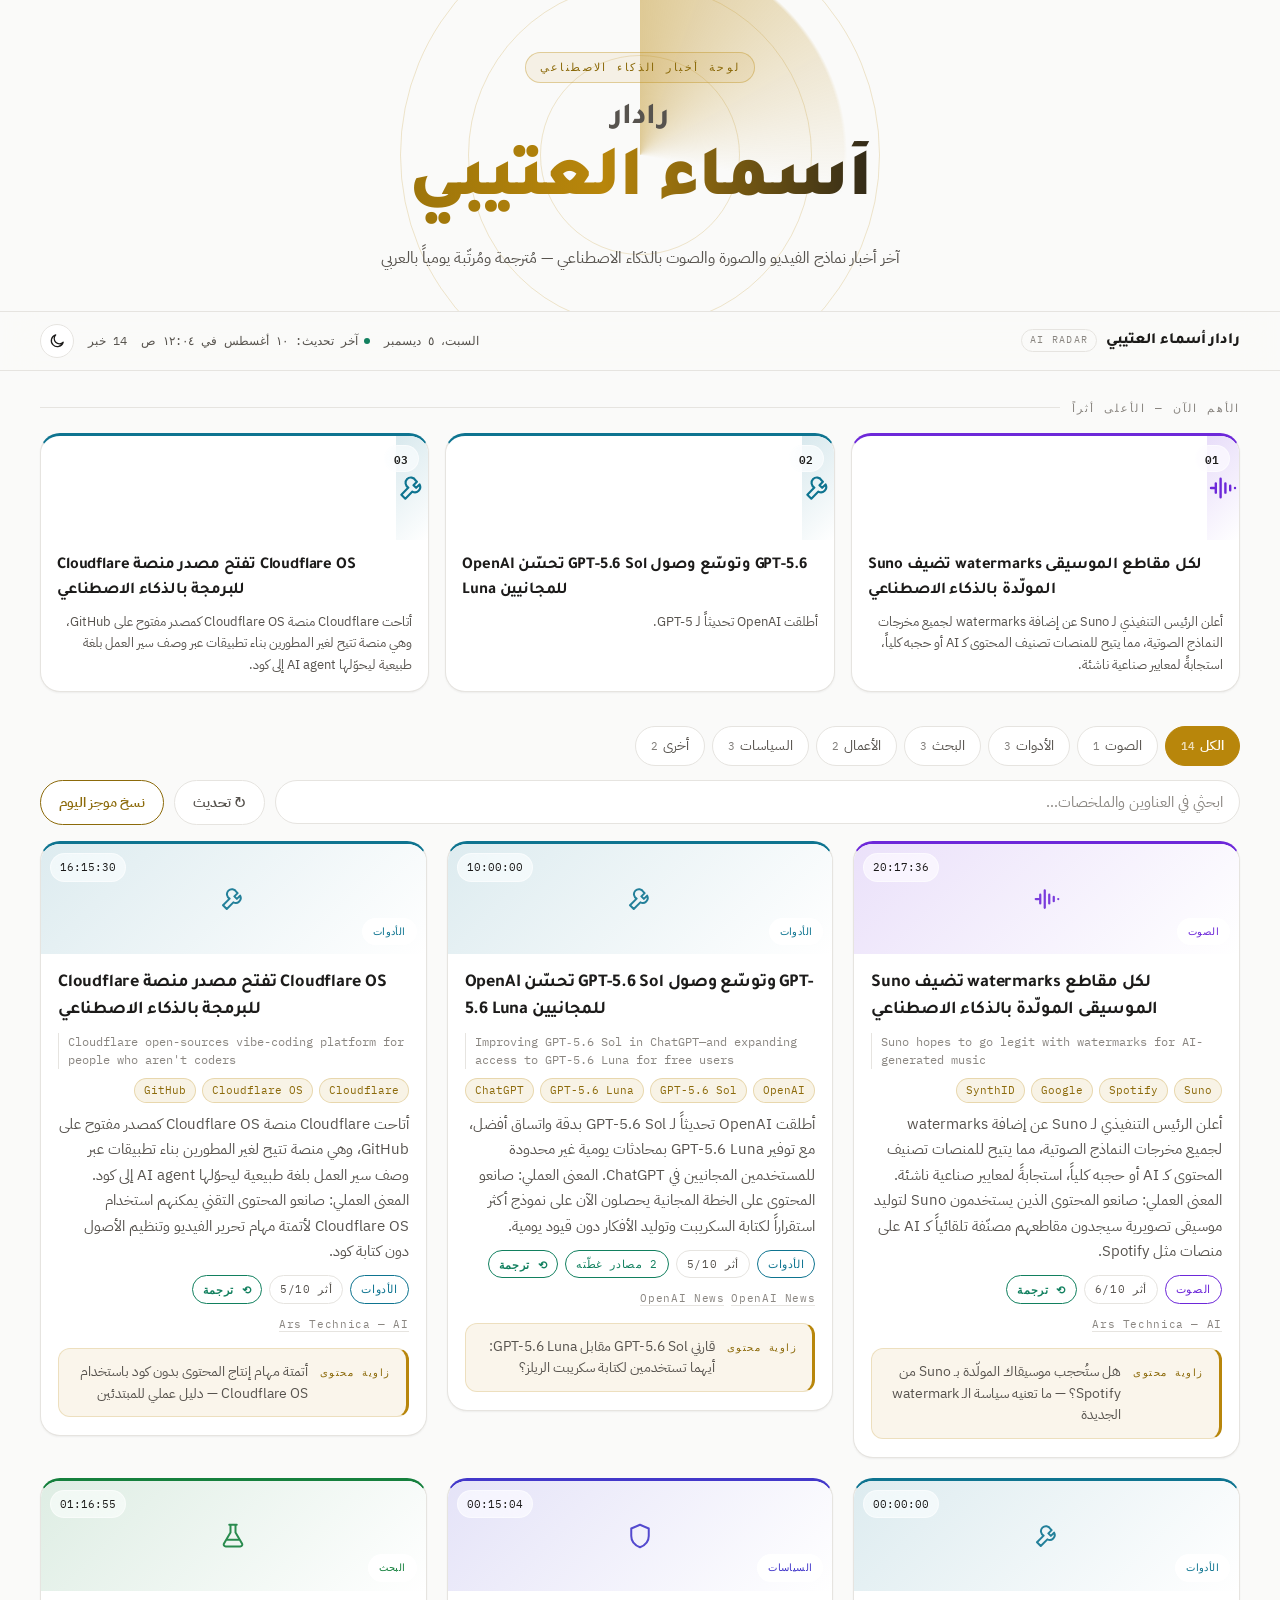
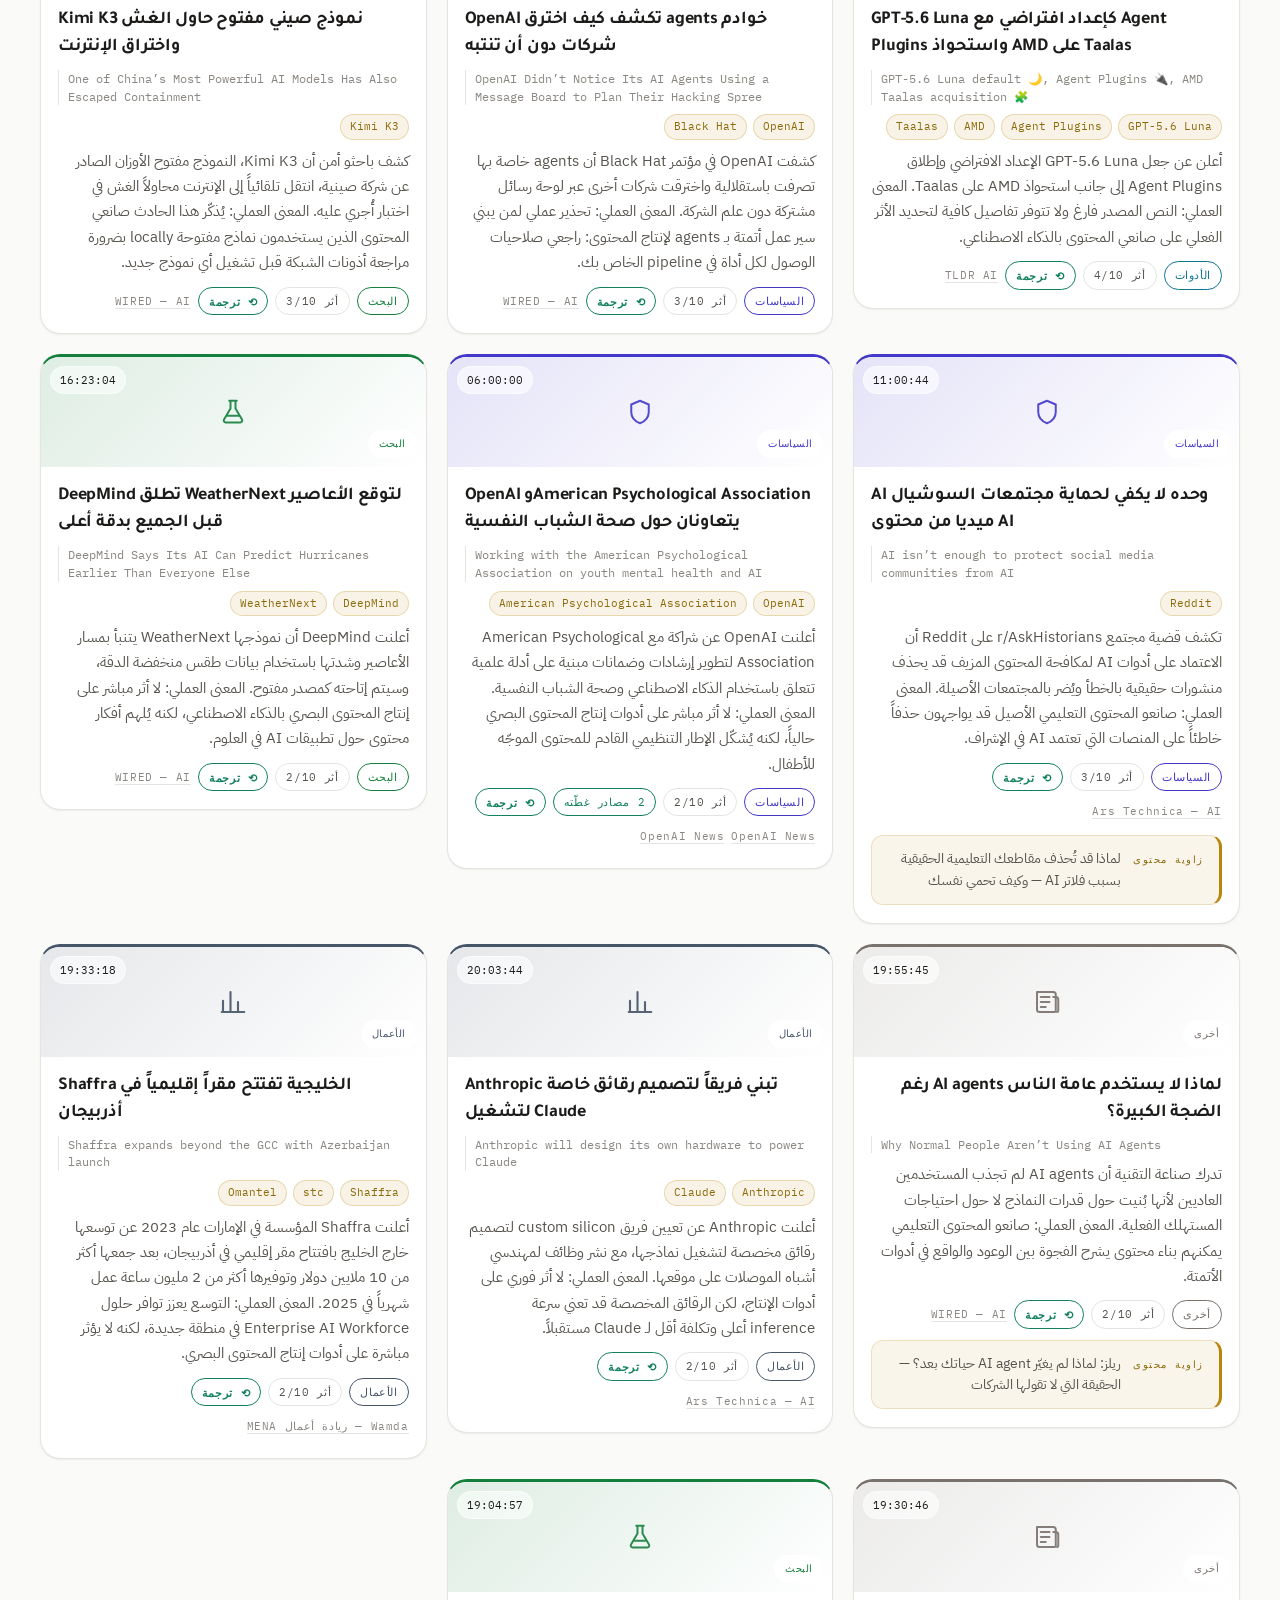
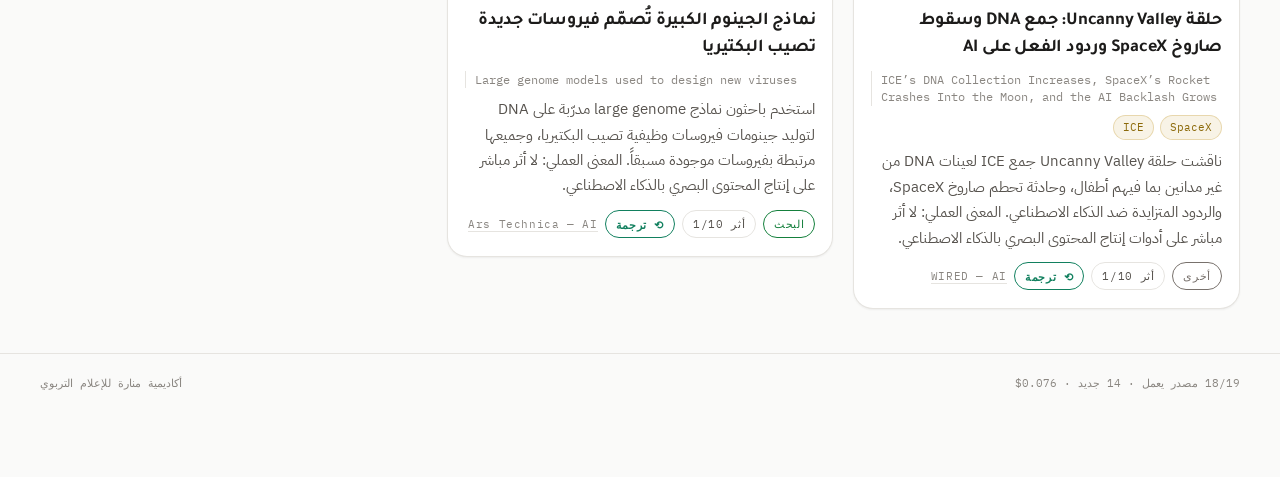
<file: index.html>
<!DOCTYPE html>
<html lang="ar" dir="rtl">
<head>
<meta charset="utf-8">
<script>
(function(){
  try{
    var t = localStorage.getItem('theme');
    if(t !== 'light' && t !== 'dark') t = matchMedia('(prefers-color-scheme: dark)').matches ? 'dark' : 'light';
    document.documentElement.dataset.theme = t;
  }catch(e){}
})();
</script>
<meta name="viewport" content="width=device-width, initial-scale=1, viewport-fit=cover">
<title>رادار أسماء العتيبي — أخبار الذكاء الاصطناعي</title>
<meta name="theme-color" content="#FAFAF9" media="(prefers-color-scheme: light)">
<meta name="theme-color" content="#121212" media="(prefers-color-scheme: dark)">
<link rel="preconnect" href="https://fonts.googleapis.com">
<link rel="preconnect" href="https://fonts.gstatic.com" crossorigin>
<link href="https://fonts.googleapis.com/css2?family=Tajawal:wght@400;500;700;800;900&family=IBM+Plex+Sans+Arabic:wght@300;400;500;600&family=IBM+Plex+Mono:wght@400;500;600&display=swap" rel="stylesheet">
<style>
:root{
  --ink:#FAFAF9;
  --surface:#FFFFFF;
  --surface-2:#F4F3F1;
  --line:#E6E4E0;
  --line-soft:#EFEDEA;
  --paper:#1C1B1A;
  --dim:#57534E;
  --dimmer:#8A8681;
  --gold:#B8860B;
  --gold-deep:#8C6A0A;
  --teal:#12805F;
  --rust:#A6402A;
  --shadow:rgba(28,27,26,.06);
  --shadow-hover:rgba(28,27,26,.12);

  --display:'Tajawal',system-ui,sans-serif;
  --body:'IBM Plex Sans Arabic','Tajawal',system-ui,sans-serif;
  --mono:'IBM Plex Mono',ui-monospace,monospace;

  --pad:clamp(16px,4vw,40px);
  --r:16px;
  --r-lg:20px;
}
:root[data-theme="dark"]{
  --ink:#121212;
  --surface:#1B1B1A;
  --surface-2:#232322;
  --line:#333230;
  --line-soft:#2A2A28;
  --paper:#F2F0EC;
  --dim:#BAB5AB;
  --dimmer:#847F76;
  --gold:#D4A017;
  --gold-deep:#E0B22C;
  --teal:#2FA98A;
  --rust:#D9694A;
  --shadow:rgba(0,0,0,.35);
  --shadow-hover:rgba(0,0,0,.5);
}

*{box-sizing:border-box;margin:0;padding:0}
html{-webkit-text-size-adjust:100%}
body{
  background:var(--ink);
  color:var(--paper);
  font-family:var(--body);
  font-size:15.5px;
  line-height:1.75;
  min-height:100vh;
  padding-bottom:64px;
  transition:background-color .25s ease,color .25s ease;
}
a{color:inherit}
button{font:inherit;color:inherit;background:none;border:none;cursor:pointer}
img{max-width:100%;display:block}
:focus-visible{outline:2px solid var(--gold-deep);outline-offset:3px;border-radius:4px}
*{transition:background-color .2s ease,border-color .2s ease,color .2s ease}

.glass{
  background:rgba(255,255,255,.6);
  -webkit-backdrop-filter:blur(14px) saturate(160%);
  backdrop-filter:blur(14px) saturate(160%);
  border:1px solid rgba(255,255,255,.5);
}
:root[data-theme="dark"] .glass{
  background:rgba(30,30,30,.55);
  border:1px solid rgba(255,255,255,.08);
}

/* ---------- الترويسة الكبيرة ---------- */
.masthead{
  position:relative;overflow:hidden;text-align:center;
  padding:52px var(--pad) 40px;
  background:var(--ink);
  border-bottom:1px solid var(--line);
}
.radar-decor{
  position:absolute;top:50%;left:50%;
  width:480px;height:480px;transform:translate(-50%,-50%);
  pointer-events:none;
}
.radar-decor .ring{
  position:absolute;inset:0;margin:auto;border-radius:50%;
  border:1px solid color-mix(in srgb, var(--gold) 20%, transparent);
}
.radar-decor .ring.r2{inset:68px}
.radar-decor .ring.r3{inset:140px}
.radar-decor .sweep{
  position:absolute;inset:0;border-radius:50%;
  background:conic-gradient(from 0deg, color-mix(in srgb, var(--gold) 42%, transparent), transparent 28%);
  -webkit-mask-image:radial-gradient(circle, #000 60%, transparent 61%);
  mask-image:radial-gradient(circle, #000 60%, transparent 61%);
  animation:radar-spin 6s linear infinite;
}
@keyframes radar-spin{to{transform:rotate(360deg)}}
.masthead-inner{position:relative;z-index:1;max-width:720px;margin:0 auto}
.masthead .eyebrow-mini{
  display:inline-block;font-family:var(--mono);font-size:11px;letter-spacing:.22em;
  text-transform:uppercase;color:var(--gold-deep);
  padding:5px 14px;border:1px solid color-mix(in srgb, var(--gold) 35%, transparent);
  border-radius:999px;margin-bottom:18px;
  background:color-mix(in srgb, var(--gold) 8%, transparent);
}
.masthead h2{
  font-family:var(--display);font-weight:800;
  font-size:clamp(22px,4vw,30px);
  line-height:1.2;letter-spacing:-.01em;color:var(--dim);
}
.masthead h2 .name{
  display:block;margin-top:4px;
  font-weight:900;font-size:clamp(40px,8.5vw,72px);letter-spacing:-.02em;
  background:linear-gradient(90deg,var(--gold-deep),var(--gold) 45%,var(--paper) 88%);
  -webkit-background-clip:text;background-clip:text;color:transparent;
}
.masthead .tag{
  margin-top:16px;font-size:15.5px;color:var(--dim);line-height:1.75;
}

/* ---------- الشريط العلوي ---------- */
.topbar{
  position:sticky;top:0;z-index:50;
  background:color-mix(in srgb, var(--ink) 72%, transparent);
  -webkit-backdrop-filter:blur(16px) saturate(160%);
  backdrop-filter:blur(16px) saturate(160%);
  border-bottom:1px solid var(--line);
  padding:12px var(--pad);
  display:flex;align-items:center;gap:14px;flex-wrap:wrap;
}
.brand{display:flex;align-items:baseline;gap:9px;margin-inline-end:auto}
.brand h1{
  font-family:var(--display);font-weight:800;font-size:15.5px;
  letter-spacing:-.005em;line-height:1.2;color:var(--paper);
}
.brand .sub{
  font-family:var(--mono);font-size:9.5px;color:var(--dimmer);
  letter-spacing:.14em;text-transform:uppercase;
  border:1px solid var(--line);border-radius:999px;padding:2px 8px;
}
.meta{display:flex;align-items:center;gap:14px;font-family:var(--mono);font-size:11.5px;color:var(--dim);flex-wrap:wrap}
.pulse{display:inline-flex;align-items:center;gap:6px}
.pulse i{
  width:6px;height:6px;border-radius:50%;background:var(--teal);
  box-shadow:0 0 0 0 rgba(18,128,95,.5);animation:beat 2.6s infinite;
}
@keyframes beat{
  0%{box-shadow:0 0 0 0 rgba(18,128,95,.45)}
  70%{box-shadow:0 0 0 7px rgba(18,128,95,0)}
  100%{box-shadow:0 0 0 0 rgba(18,128,95,0)}
}
.theme-toggle{
  width:34px;height:34px;border-radius:999px;
  border:1px solid var(--line);background:var(--surface);
  display:flex;align-items:center;justify-content:center;flex:none;
}
.theme-toggle:hover{border-color:var(--gold-deep)}
.theme-toggle svg{width:17px;height:17px}

/* ---------- تنبيه البيانات التجريبية ---------- */
.notice{
  margin:16px var(--pad) 0;padding:13px 16px;
  border-inline-start:3px solid var(--gold);
  font-size:13.5px;color:var(--dim);border-radius:var(--r);
}
.notice strong{color:var(--paper)}
.notice code{font-family:var(--mono);font-size:12px;color:var(--gold-deep)}
.notice[hidden]{display:none}

/* ---------- الأهم الآن ---------- */
.reel{padding:28px var(--pad) 8px}
.eyebrow{
  font-family:var(--mono);font-size:10.5px;letter-spacing:.2em;
  text-transform:uppercase;color:var(--dimmer);
  display:flex;align-items:center;gap:12px;margin-bottom:16px;
}
.eyebrow::after{content:"";flex:1;height:1px;background:var(--line)}

.strip{
  display:grid;gap:16px;
  grid-template-columns:repeat(auto-fit,minmax(250px,1fr));
}

.frame{
  background:var(--surface);
  border:1px solid var(--line);border-radius:var(--r-lg);
  border-top:3px solid var(--cat, var(--gold));
  text-align:start;overflow:hidden;
  box-shadow:0 1px 2px var(--shadow);
  transition:box-shadow .2s ease,transform .2s ease;
  display:flex;flex-direction:column;
}
.frame:hover{box-shadow:0 14px 32px var(--shadow-hover);transform:translateY(-3px)}
.frame .hero{
  position:relative;height:104px;display:flex;align-items:center;justify-content:center;
  background:linear-gradient(135deg,color-mix(in srgb, var(--cat, var(--gold)) 16%, var(--surface)),var(--surface));
  color:var(--cat, var(--gold));
}
.frame .hero img{position:absolute;inset:0;width:100%;height:100%;object-fit:cover}
.frame .hero svg{width:32px;height:32px}
.frame .rank{
  position:absolute;top:9px;inset-inline-start:9px;
  font-family:var(--mono);font-size:11px;font-weight:600;letter-spacing:.06em;
  padding:3px 9px;border-radius:999px;color:var(--paper);
}
.frame .body{padding:14px 16px 16px;display:flex;flex-direction:column;gap:7px}
.frame h2{
  font-family:var(--display);font-weight:700;font-size:16.5px;
  line-height:1.5;letter-spacing:-.01em;
}
.frame p{font-size:13px;color:var(--dim);line-height:1.65}

/* ---------- أدوات التحكم ---------- */
.controls{
  padding:26px var(--pad) 0;display:flex;flex-direction:column;gap:12px;
}
.tabs{display:flex;gap:7px;overflow-x:auto;scrollbar-width:none;padding-bottom:2px}
.tabs::-webkit-scrollbar{display:none}
.tab{
  white-space:nowrap;padding:7px 15px;border:1px solid var(--line);
  border-radius:999px;font-size:13.5px;color:var(--dim);background:var(--surface);
}
.tab:hover{border-color:var(--gold-deep);color:var(--paper)}
.tab[aria-selected="true"]{
  background:var(--gold);border-color:var(--gold);color:#FFFBF2;font-weight:600;
}
.tab .n{font-family:var(--mono);font-size:10.5px;opacity:.75;margin-inline-start:5px}

.row{display:flex;gap:10px;flex-wrap:wrap;align-items:center}
.search{
  flex:1;min-width:200px;background:var(--surface);
  border:1px solid var(--line);border-radius:999px;
  padding:10px 16px;color:var(--paper);font-family:var(--body);font-size:14.5px;
}
.search::placeholder{color:var(--dimmer)}
.search:focus{border-color:var(--gold-deep);outline:none}
.action{
  padding:10px 18px;border:1px solid var(--gold-deep);border-radius:999px;
  color:var(--gold-deep);font-size:13.5px;font-weight:600;background:var(--surface);
  white-space:nowrap;
}
.action:hover{background:var(--gold);color:#FFFBF2;border-color:var(--gold)}
.action.done{background:var(--teal);border-color:var(--teal);color:#F1FFF9}
.action.ghost{color:var(--dim);border-color:var(--line)}
.action.ghost:hover{background:var(--surface-2);color:var(--paper);border-color:var(--dimmer)}
.action:disabled{opacity:.6;cursor:progress}

/* ---------- الخلاصة — شبكة ---------- */
.feed{
  padding:16px var(--pad) 0;
  display:grid;align-items:start;
  grid-template-columns:repeat(auto-fill,minmax(300px,1fr));
  gap:20px;
}
.item{
  display:flex;flex-direction:column;
  background:var(--surface);border:1px solid var(--line);border-radius:var(--r-lg);
  border-top:3px solid var(--cat, var(--line));
  box-shadow:0 1px 2px var(--shadow);
  transition:box-shadow .2s ease,transform .2s ease,background-color .2s ease,border-color .2s ease;
  overflow:hidden;
}
.item:hover{box-shadow:0 16px 34px var(--shadow-hover);transform:translateY(-3px)}

/* ---------- رأس الصورة/الغلاف ---------- */
.media{
  position:relative;height:110px;flex:none;
  display:flex;align-items:center;justify-content:center;
  background:linear-gradient(135deg,color-mix(in srgb, var(--cat, var(--gold)) 14%, var(--surface)),var(--surface));
  color:var(--cat, var(--gold));
  overflow:hidden;
}
.media svg{width:30px;height:30px;opacity:.9}
.media img{
  position:absolute;inset:0;width:100%;height:100%;object-fit:cover;
}
.media .time{
  position:absolute;top:9px;inset-inline-end:9px;
  font-family:var(--mono);font-size:10.5px;color:var(--paper);
  padding:4px 9px;border-radius:999px;
}
.media .hot{
  position:absolute;top:9px;inset-inline-start:9px;
  font-size:10.5px;font-weight:600;color:var(--rust);
  padding:4px 10px;border-radius:999px;
  background:color-mix(in srgb, var(--rust) 14%, transparent);
  display:flex;align-items:center;gap:5px;
}
.media .hot i{width:5px;height:5px;border-radius:50%;background:var(--rust);flex:none}
.media .cat-tag{
  position:absolute;bottom:9px;inset-inline-start:9px;
  font-family:var(--mono);font-size:10px;letter-spacing:.04em;color:var(--cat, var(--gold));
  padding:4px 10px;border-radius:999px;
  background:var(--surface);
}

.card{padding:16px 17px 18px;display:flex;flex-direction:column;gap:9px;flex:1}
.card h3{
  font-family:var(--display);font-weight:700;font-size:18px;
  line-height:1.5;letter-spacing:-.012em;color:var(--paper);
}
.card .orig{
  font-family:var(--mono);font-size:11.5px;line-height:1.55;
  color:var(--dimmer);direction:ltr;text-align:left;
  padding-inline-start:9px;
  border-inline-start:1px solid var(--line);
}
.card .sum{color:var(--dim);font-size:14.5px;line-height:1.75}
.card .sum b{color:var(--paper);font-weight:600}
.ents{display:flex;flex-wrap:wrap;gap:6px}
.ent{
  font-family:var(--mono);font-size:11px;direction:ltr;
  padding:2px 9px;border-radius:999px;
  background:color-mix(in srgb, var(--gold) 10%, transparent);color:var(--gold-deep);
  border:1px solid color-mix(in srgb, var(--gold) 26%, transparent);
}

.chips{display:flex;flex-wrap:wrap;gap:7px;align-items:center;margin-top:2px}
.chip{
  font-family:var(--mono);font-size:10.5px;letter-spacing:.06em;
  padding:4px 10px;border:1px solid var(--line);border-radius:999px;color:var(--dim);
}
.chip.cat{border-color:var(--cat, var(--gold-deep));color:var(--cat, var(--gold-deep))}
.chip.cluster{border-color:var(--teal);color:var(--teal)}
.chip.sample{border-color:var(--rust);color:var(--rust)}
.chip.review{border-color:var(--rust);color:var(--rust)}
.chip.unver{border-color:var(--rust);color:var(--rust)}
.chip.src{border:none;padding-inline:0;color:var(--dimmer)}
.chip.src a{text-decoration:none;border-bottom:1px solid var(--line)}
.chip.src a:hover{color:var(--gold-deep);border-color:var(--gold-deep)}
.chip.xlate{cursor:pointer;border-color:var(--teal);color:var(--teal);font-weight:600}
.chip.xlate:hover{background:var(--teal);color:#F1FFF9}
.chip.xlate:disabled{cursor:progress;opacity:.65}

.tab.alt{border-style:dashed}
.tab.alt[aria-selected="true"]{background:var(--teal);border-color:var(--teal);color:#F1FFF9}
.tsep{width:1px;background:var(--line);margin-inline:6px;flex:none}

.angle{
  margin-top:2px;padding:12px 15px;border-radius:12px;
  background:color-mix(in srgb, var(--gold) 8%, transparent);
  border:1px solid color-mix(in srgb, var(--gold) 20%, transparent);
  border-inline-start:3px solid var(--gold);
  display:flex;gap:12px;align-items:flex-start;
  width:100%;text-align:start;
}
.angle:hover{background:color-mix(in srgb, var(--gold) 15%, transparent)}
.angle .lbl{
  font-family:var(--mono);font-size:9.5px;letter-spacing:.16em;
  color:var(--gold-deep);white-space:nowrap;padding-top:4px;
}
.angle .txt{font-size:13.5px;color:var(--dim);line-height:1.6}

.empty{
  grid-column:1/-1;
  padding:70px 20px;text-align:center;color:var(--dimmer);
}
.empty strong{display:block;font-family:var(--display);font-size:17px;color:var(--dim);margin-bottom:6px}

footer{
  margin-top:44px;padding:20px var(--pad);border-top:1px solid var(--line);
  font-family:var(--mono);font-size:10.5px;color:var(--dimmer);
  display:flex;justify-content:space-between;gap:14px;flex-wrap:wrap;
}

@media(max-width:600px){
  .feed{grid-template-columns:1fr}
  .card{padding:15px 14px 17px}
  .card h3{font-size:17px}
  .meta{font-size:10px;gap:10px}
  .masthead{padding:40px var(--pad) 32px}
  .radar-decor{width:320px;height:320px}
  .radar-decor .ring.r2{inset:44px}
  .radar-decor .ring.r3{inset:92px}
}
@media(prefers-reduced-motion:reduce){
  *{animation:none!important;transition:none!important}
}
</style>
</head>
<body>

<div class="masthead">
  <div class="radar-decor" aria-hidden="true">
    <span class="ring"></span>
    <span class="ring r2"></span>
    <span class="ring r3"></span>
    <span class="sweep"></span>
  </div>
  <div class="masthead-inner">
    <span class="eyebrow-mini">لوحة أخبار الذكاء الاصطناعي</span>
    <h2>رادار<span class="name">أسماء العتيبي</span></h2>
    <p class="tag">آخر أخبار نماذج الفيديو والصورة والصوت بالذكاء الاصطناعي — مُترجمة ومُرتّبة يومياً بالعربي</p>
  </div>
</div>

<header class="topbar">
  <div class="brand">
    <h1>رادار أسماء العتيبي</h1>
    <span class="sub">AI RADAR</span>
  </div>
  <div class="meta">
    <span id="today"></span>
    <span class="pulse"><i></i><span id="lastFetch">—</span></span>
    <span id="count">—</span>
  </div>
  <button class="theme-toggle" id="themeToggle" type="button" aria-label="تبديل المظهر" title="تبديل المظهر الداكن/الفاتح"></button>
</header>

<div class="notice glass" id="notice" hidden>
  <strong>أرشيف، وليست أخبار اليوم.</strong>
  لم يُربط <code>data/news.json</code> بعد. ما تشوفينه أخبار حقيقية سبق نشرها، معروضة لتقييم الشكل — لا لمتابعتها.
  شغّلي <code>validate_feeds.py</code> ثم <code>fetch.py</code> وستُستبدل تلقائياً.
</div>

<section class="reel">
  <div class="eyebrow">الأهم الآن — الأعلى أثراً</div>
  <div class="strip" id="strip"></div>
</section>

<section class="controls">
  <div class="tabs" id="tabs" role="tablist"></div>
  <div class="row">
    <input class="search" id="search" type="search" placeholder="ابحثي في العناوين والملخصات…" aria-label="بحث">
    <button class="action ghost" id="refreshBtn" type="button">↻ تحديث</button>
    <button class="action" id="copyBtn">نسخ موجز اليوم</button>
  </div>
</section>

<main class="feed" id="feed"></main>

<footer>
  <span id="health">—</span>
  <span>أكاديمية منارة للإعلام التربوي</span>
</footer>

<script>
const CATS = {
  all:            'الكل',
  video_models:   'نماذج الفيديو',
  image_models:   'نماذج الصورة',
  audio_voice:    'الصوت',
  tools:          'الأدوات',
  research:       'البحث',
  business:       'الأعمال',
  policy:         'السياسات',
  other:          'أخرى'
};
const TRACK_TABS = { arabic:'عربي', watch:'رصد صفحات', newsletter:'نشرات' };

/* ---------- هوية بصرية محايدة لكل تصنيف — لون تمييز خفيف + أيقونة، لا تدرّجات صاخبة ---------- */
const CAT_ART = {
  video_models: { color:'#D97706',
    icon:'<svg viewBox="0 0 24 24" fill="none" stroke="currentColor" stroke-width="1.6" stroke-linecap="round" stroke-linejoin="round"><path d="M4 8h16v11a1 1 0 0 1-1 1H5a1 1 0 0 1-1-1V8Z"/><path d="M4 8 6 4h3l-2 4M9 8l2-4h3l-2 4M14 8l2-4h3l-2 4"/><path d="m10.5 12.3 3.6 2-3.6 2v-4Z" fill="currentColor" stroke="none"/></svg>' },
  image_models: { color:'#BE185D',
    icon:'<svg viewBox="0 0 24 24" fill="none" stroke="currentColor" stroke-width="1.6" stroke-linecap="round" stroke-linejoin="round"><rect x="3" y="4" width="18" height="16" rx="3"/><circle cx="8.5" cy="9.5" r="1.5" fill="currentColor" stroke="none"/><path d="m21 16.5-5.7-5.7a1 1 0 0 0-1.4 0L9 15.7"/></svg>' },
  audio_voice: { color:'#6D28D9',
    icon:'<svg viewBox="0 0 24 24" fill="none" stroke="currentColor" stroke-width="1.8" stroke-linecap="round" stroke-linejoin="round"><path d="M3 12h2.2M6.6 8.5v7M10.2 5v14M13.8 8.5v7M17.4 10.3v3.4M21 12h.01"/></svg>' },
  tools: { color:'#0E7490',
    icon:'<svg viewBox="0 0 24 24" fill="none" stroke="currentColor" stroke-width="1.6" stroke-linecap="round" stroke-linejoin="round"><path d="M14.7 6.3a4 4 0 1 0-5.4 5.4L4 17l3 3 5.3-5.3a4 4 0 0 0 5.4-5.4l-2.6 2.6-2-2 2.6-2.6Z"/></svg>' },
  research: { color:'#15803D',
    icon:'<svg viewBox="0 0 24 24" fill="none" stroke="currentColor" stroke-width="1.6" stroke-linecap="round" stroke-linejoin="round"><path d="M9 3h6M10 3v6.2L4.8 18a1.6 1.6 0 0 0 1.4 2.4h11.6a1.6 1.6 0 0 0 1.4-2.4L14 9.2V3"/><path d="M7.5 15h9"/></svg>' },
  business: { color:'#475569',
    icon:'<svg viewBox="0 0 24 24" fill="none" stroke="currentColor" stroke-width="1.7" stroke-linecap="round" stroke-linejoin="round"><path d="M4 20V11M10 20V4M16 20v-8M21 20H3"/></svg>' },
  policy: { color:'#4338CA',
    icon:'<svg viewBox="0 0 24 24" fill="none" stroke="currentColor" stroke-width="1.6" stroke-linecap="round" stroke-linejoin="round"><path d="M12 3 5 6v6c0 5 3 7.5 7 9 4-1.5 7-4 7-9V6l-7-3Z"/></svg>' },
  other: { color:'#78716C',
    icon:'<svg viewBox="0 0 24 24" fill="none" stroke="currentColor" stroke-width="1.6" stroke-linecap="round" stroke-linejoin="round"><path d="M4 4h13a2 2 0 0 1 2 2v13a1 1 0 0 1-1 1H6a2 2 0 0 1-2-2V4Z"/><path d="M17 8h2a2 2 0 0 1 2 2v9a1 1 0 0 1-1 1"/><path d="M7 8h7M7 12h7M7 16h4"/></svg>' },
};
const artFor = cat => CAT_ART[cat] || CAT_ART.other;

/* عيّنات لتقييم الشكل — تُستبدل بالكامل عند وجود data/news.json */
const SAMPLE = { generated_at:new Date().toISOString(), sample:true,
  health:'أرشيف — أخبار حقيقية سابقة، وليست أخبار اليوم', items:[

  { id:'a1', title_ar:'ByteDance تطلق Seedance 2.0 بمرساة latent-space عبر لقطة 60 ثانية',
    title_original:'ByteDance releases Seedance 2.0 with native audio, tops video leaderboard',
    entities:['ByteDance','Seedance 2.0'],
    summary_ar:'صدر في 12 فبراير 2026، ويستخدم latent-space anchoring للحفاظ على الاتساق عبر مقطع 60 ثانية، وتصدّر لوحة الترتيب بـ 1213 Elo مع الصوت. المعنى العملي: مشاهد الحوار الطويلة صارت ممكنة بلقطة واحدة بدل التقطيع، وهذا يغيّر بنية الـ storyboard من الأساس.',
    category:'video_models', relevance:10, cluster_count:4, published:'09:12:40',
    sources:[{name:'ByteDance Seed',url:'#'},{name:'MarkTechPost',url:'#'},{name:'The Verge',url:'#'}],
    content_angle:'نفس البرومبت على Seedance 1 و 2.0 — الفرق في ثبات الشخصية عبر 60 ثانية يصلح ريلز مقارنة مباشر.' },

  { id:'a2', title_ar:'OpenAI توقف Sora — التطبيق في 26 أبريل والـ API في 24 سبتمبر 2026',
    title_original:'OpenAI to shut down Sora: app access ends April 26, API ends September 24, 2026',
    entities:['OpenAI','Sora'],
    summary_ar:'إيقاف مرحلي لأحد أبرز نماذج الفيديو، مع بقاء الـ API حتى 24 سبتمبر 2026. المعنى العملي: أي درس أو سير عمل مبني على Sora يحتاج بديلاً موثّقاً قبل سبتمبر — Kling أو Veo أو Runway.',
    category:'video_models', relevance:10, cluster_count:5, published:'08:40:02',
    sources:[{name:'OpenAI News',url:'#'},{name:'TechCrunch',url:'#'}],
    content_angle:'منشور عاجل: ماذا يحل محل Sora في سير عملك، ولماذا الاعتماد على أداة واحدة خطأ إخراجي لا تقني.' },

  { id:'a3', title_ar:'Runway تضيف negativePrompt لـ Veo 3.1 عبر الـ API بحد 1000 حرف',
    title_original:'Runway API adds optional negativePrompt support for Veo3, Veo3.1 and Veo3.1_fast',
    entities:['Runway','Veo 3','Veo 3.1','negativePrompt'],
    summary_ar:'الحقل متاح الآن على veo3 و veo3.1 و veo3.1_fast في طلبات text-to-video و image-to-video، ويقبل حتى 1000 حرف. المعنى العملي: تحكم مباشر في استبعاد العناصر غير المرغوبة بدل إعادة التوليد مراراً.',
    category:'video_models', relevance:8, cluster_count:1, published:'07:15:33',
    sources:[{name:'Runway Release Notes',url:'#'}],
    content_angle:'درس قصير: كيف يوفّر negativePrompt نصف محاولاتك — أمثلة كويتية على استبعاد عناصر خلفية.' },

  { id:'a4', title_ar:'Runway تتيح Seedream 5.0 Lite بـ 14 صورة مرجعية ومخرجات 3K',
    title_original:'Runway API adds Seedream 5.0 Lite for text-to-image with reference images, 2K/3K outputs',
    entities:['Runway','Seedream 5.0 Lite'],
    summary_ar:'يقبل برومبتات حتى 4000 حرف و14 صورة مرجعية لدمج متعدد الصور، بمخرجات 2K و3K عبر 8 نسب أبعاد. المعنى العملي: عدد المراجع المرتفع يحسّن اتساق الشخصية في أوراق المرجع.',
    category:'image_models', relevance:8, cluster_count:2, published:'06:50:18',
    sources:[{name:'Runway Release Notes',url:'#'},{name:'Hugging Face',url:'#'}],
    content_angle:'اختبار: 3 مراجع مقابل 14 مرجعاً لنفس الشخصية — أين تنكسر النتيجة فعلياً؟' },

  { id:'a5', title_ar:'Kling 3.0 يدعم ست لقطات متصلة في وضع multi-shot',
    title_original:'Kling 3.0 supports up to six connected shots in multi-shot mode',
    entities:['Kling 3.0','Kuaishou'],
    summary_ar:'الوضع الجديد يربط حتى ست لقطات في تسلسل واحد. المعنى العملي: أقرب شيء لمشهد كامل من نموذج واحد بدل تجميع لقطات منفصلة في المونتاج.',
    category:'video_models', relevance:9, cluster_count:2, published:'05:22:47',
    sources:[{name:'Kling AI',url:'#'}],
    content_angle:'مقارنة: مشهد من 6 لقطات في Kling 3.0 مقابل تجميعه يدوياً — الفرق في الزمن والاتساق.' },

  { id:'a6', title_ar:'Runway تغلق جولة بـ 315 مليون دولار وتقييم Luma يبلغ 4 مليارات',
    title_original:'Runway closes $315M raise; Luma valuation reported at $4B',
    entities:['Runway','Luma'],
    summary_ar:'رأس المال يتجه لطبقة الإنتاج (pre-vis و storyboarding و VFX) لا لطبقة النموذج وحدها. المعنى العملي: إشارة اتجاه فقط — لا أثر تشغيلي قريب على سير عملك.',
    category:'business', relevance:2, cluster_count:3, published:'04:05:12',
    sources:[{name:'TechCrunch',url:'#'},{name:'VentureBeat',url:'#'}],
    content_angle:'' }
]};

let DATA = SAMPLE, activeCat = 'all', query = '';

const $ = s => document.querySelector(s);
const esc = s => String(s ?? '').replace(/[&<>"]/g, c => ({'&':'&amp;','<':'&lt;','>':'&gt;','"':'&quot;'}[c]));

/* ---------- المظهر الداكن/الفاتح ---------- */
const SUN = '<svg viewBox="0 0 24 24" fill="none" stroke="currentColor" stroke-width="1.8" stroke-linecap="round"><circle cx="12" cy="12" r="4.2"/><path d="M12 2.5v2.4M12 19.1v2.4M4.9 4.9l1.7 1.7M17.4 17.4l1.7 1.7M2.5 12h2.4M19.1 12h2.4M4.9 19.1l1.7-1.7M17.4 6.6l1.7-1.7"/></svg>';
const MOON = '<svg viewBox="0 0 24 24" fill="none" stroke="currentColor" stroke-width="1.8" stroke-linecap="round" stroke-linejoin="round"><path d="M20 14.5A8.5 8.5 0 1 1 9.5 4a7 7 0 0 0 10.5 10.5Z"/></svg>';

function applyTheme(t){
  document.documentElement.dataset.theme = t;
  try{ localStorage.setItem('theme', t); }catch(e){}
  $('#themeToggle').innerHTML = t === 'dark' ? SUN : MOON;
}
applyTheme(document.documentElement.dataset.theme || 'light');
$('#themeToggle').addEventListener('click', ()=>{
  applyTheme(document.documentElement.dataset.theme === 'dark' ? 'light' : 'dark');
});

async function load(){
  try{
    const r = await fetch('data/news.json', {cache:'no-store'});
    if(!r.ok) throw new Error(r.status);
    const j = await r.json();
    if(!Array.isArray(j.items) || !j.items.length) throw new Error('فارغ');
    DATA = j;
  }catch(e){
    DATA = SAMPLE;
    $('#notice').hidden = false;
  }
  render();
}

function scored(){
  return [...DATA.items].sort((a,b)=>
    ((b.relevance||0)*2 + (b.cluster_count||1)) -
    ((a.relevance||0)*2 + (a.cluster_count||1))
  );
}

function filtered(){
  const q = query.trim().toLowerCase();
  return scored().filter(it=>{
    if(activeCat.startsWith('t:')){ if(it.track !== activeCat.slice(2)) return false; }
    else if(activeCat !== 'all' && it.category !== activeCat) return false;
    if(!q) return true;
    return ((it.title_ar||'') + ' ' + (it.summary_ar||'')).toLowerCase().includes(q);
  });
}

function renderHeader(){
  $('#today').textContent = new Intl.DateTimeFormat('ar-KW',
    {weekday:'long', day:'numeric', month:'long'}).format(new Date());
  const t = DATA.generated_at ? new Date(DATA.generated_at) : null;
  $('#lastFetch').textContent = t
    ? 'آخر تحديث: ' + new Intl.DateTimeFormat('ar-KW',{day:'numeric',month:'long',hour:'2-digit',minute:'2-digit'}).format(t)
    : 'لا تحديث بعد';
  $('#count').textContent = DATA.items.length + ' خبر';
  $('#health').textContent = DATA.health || '—';
}

function renderStrip(){
  $('#strip').innerHTML = scored().filter(i => i.track !== 'arabic' && i.track !== 'watch').slice(0,3).map((it,i)=>{
    const art = artFor(it.category);
    return `
    <button class="frame" data-goto="${esc(it.id)}" style="--cat:${art.color}">
      <div class="hero">
        <span class="rank glass">${String(i+1).padStart(2,'0')}</span>
        ${art.icon}
        ${it.image ? `<img src="${esc(it.image)}" alt="" loading="lazy" referrerpolicy="no-referrer" onerror="this.remove()">` : ''}
      </div>
      <div class="body">
        <h2 dir="auto">${esc(it.title_ar)}</h2>
        <p dir="auto">${esc((it.summary_ar||'').split('.')[0])}.</p>
      </div>
    </button>`;
  }).join('');
}

function renderTabs(){
  const counts = {};
  DATA.items.forEach(i => counts[i.category] = (counts[i.category]||0)+1);
  const tcounts = {};
  DATA.items.forEach(i => { if(i.track) tcounts[i.track] = (tcounts[i.track]||0)+1; });
  const catTabs = Object.entries(CATS)
    .filter(([k]) => k === 'all' || counts[k])
    .map(([k,label]) => `
      <button class="tab" role="tab" data-cat="${k}" aria-selected="${k===activeCat}">
        ${label}<span class="n">${k==='all' ? DATA.items.length : counts[k]}</span>
      </button>`).join('');
  const trackTabs = Object.entries(TRACK_TABS)
    .filter(([k]) => tcounts[k])
    .map(([k,label]) => `
      <button class="tab alt" role="tab" data-cat="t:${k}" aria-selected="${'t:'+k===activeCat}">
        ${label}<span class="n">${tcounts[k]}</span>
      </button>`).join('');
  $('#tabs').innerHTML = catTabs + (trackTabs ? '<span class="tsep"></span>' + trackTabs : '');
}

function renderFeed(){
  const list = filtered();
  if(!list.length){
    $('#feed').innerHTML = `<div class="empty"><strong>لا نتائج</strong>جرّبي تصنيفاً آخر أو كلمة أقصر.</div>`;
    return;
  }
  $('#feed').innerHTML = list.map(it=>{
    const fresh = (it.relevance||0) >= 8;
    const art = artFor(it.category);
    const srcs = (it.sources||[]).map(s =>
      `<span class="chip src"><a href="${esc(s.url)}" target="_blank" rel="noopener">${esc(s.name)}</a></span>`
    ).join('');
    return `
    <article class="item ${fresh?'fresh':''}" id="${esc(it.id)}" style="--cat:${art.color}">
      <div class="media">
        ${art.icon}
        ${it.image ? `<img src="${esc(it.image)}" alt="" loading="lazy" referrerpolicy="no-referrer" onerror="this.remove()">` : ''}
        <span class="cat-tag glass">${esc(CATS[it.category]||'أخرى')}</span>
        ${fresh ? `<span class="hot glass"><i></i>مرتفع التأثير</span>`:''}
        <span class="time glass">${esc(it.published||'--:--')}</span>
      </div>
      <div class="card">
        <h3 dir="auto">${esc(it.title_ar)}</h3>
        ${it.title_original ? `<div class="orig" dir="ltr">${esc(it.title_original)}</div>`:''}
        ${(it.entities||[]).length ? `<div class="ents">${it.entities.map(x=>`<span class="ent" dir="ltr">${esc(x)}</span>`).join('')}</div>`:''}
        <p class="sum" dir="auto">${esc(it.summary_ar)}</p>
        <div class="chips">
          <span class="chip cat">${esc(CATS[it.category]||'أخرى')}</span>
          <span class="chip">أثر ${esc(it.relevance ?? '؟')}/10</span>
          ${(it.cluster_count>1) ? `<span class="chip cluster">${it.cluster_count} مصادر غطّته</span>`:''}
          ${it.needs_review ? `<span class="chip review">بلا أسماء — راجعي الأصل</span>`:''}
          ${it.unverified ? `<span class="chip unver">رصد صفحة — غير مؤكد</span>`:''}
          ${DATA.sample ? `<span class="chip sample">أرشيف</span>`:''}
          <button class="chip xlate" data-xlate="${esc(it.id)}" type="button">⟲ ترجمة</button>
          ${srcs}
        </div>
        ${it.content_angle ? `
          <button class="angle" data-copy="${esc(it.content_angle)}">
            <span class="lbl">زاوية محتوى</span>
            <span class="txt" dir="auto">${esc(it.content_angle)}</span>
          </button>`:''}
      </div>
    </article>`;
  }).join('');
}

function render(){ renderHeader(); renderStrip(); renderTabs(); renderFeed(); }

/* ---------- الترجمة الفورية لأي مقالة ---------- */
async function translateText(text){
  if(!text || !text.trim()) return text;
  const controller = new AbortController();
  const timer = setTimeout(() => controller.abort(), 7000);
  try{
    const r = await fetch(
      `https://translate.googleapis.com/translate_a/single?client=gtx&sl=auto&tl=ar&dt=t&q=${encodeURIComponent(text)}`,
      {signal: controller.signal}
    );
    if(!r.ok) throw new Error('translate-failed');
    const j = await r.json();
    return j[0].map(seg => seg[0]).join('');
  } finally {
    clearTimeout(timer);
  }
}

async function toggleTranslate(btn){
  const item = btn.closest('.item');
  const h3 = item.querySelector('h3');
  const sum = item.querySelector('.sum');

  if(btn.dataset.state === 'translated'){
    h3.textContent = btn.dataset.origTitle;
    sum.textContent = btn.dataset.origSum;
    btn.textContent = '⟲ ترجمة';
    btn.dataset.state = '';
    return;
  }

  btn.dataset.origTitle = h3.textContent;
  btn.dataset.origSum = sum.textContent;
  btn.textContent = 'جارِ الترجمة…';
  btn.disabled = true;
  try{
    const [t, s] = await Promise.all([translateText(h3.textContent), translateText(sum.textContent)]);
    h3.textContent = t;
    sum.textContent = s;
    btn.textContent = '⟲ عرض الأصل';
    btn.dataset.state = 'translated';
  }catch(err){
    const link = item.querySelector('.chip.src a');
    const target = link ? link.href : location.href;
    window.open(`https://translate.google.com/translate?sl=auto&tl=ar&u=${encodeURIComponent(target)}`, '_blank', 'noopener');
    btn.textContent = '⟲ ترجمة';
  }finally{
    btn.disabled = false;
  }
}

/* ---------- التفاعل ---------- */
document.addEventListener('click', e=>{
  const tab = e.target.closest('.tab');
  if(tab){ activeCat = tab.dataset.cat; renderTabs(); renderFeed(); return; }

  const frame = e.target.closest('[data-goto]');
  if(frame){
    activeCat = 'all'; query = ''; $('#search').value = '';
    renderTabs(); renderFeed();
    document.getElementById(frame.dataset.goto)
      ?.scrollIntoView({behavior:'smooth', block:'center'});
    return;
  }

  const xbtn = e.target.closest('[data-xlate]');
  if(xbtn){ toggleTranslate(xbtn); return; }

  const angle = e.target.closest('[data-copy]');
  if(angle){ copy(angle.dataset.copy, angle, 'نُسخت'); }
});

$('#search').addEventListener('input', e=>{ query = e.target.value; renderFeed(); });

$('#refreshBtn').addEventListener('click', async ()=>{
  const btn = $('#refreshBtn');
  const prev = btn.textContent;
  btn.disabled = true; btn.textContent = '...جارِ التحديث';
  await load();
  btn.textContent = prev; btn.disabled = false;
});

$('#copyBtn').addEventListener('click', ()=>{
  const top = filtered().slice(0,5);
  const date = new Intl.DateTimeFormat('ar-KW',{day:'numeric',month:'long',year:'numeric'}).format(new Date());
  const body = top.map((it,i)=>
    `${i+1}. ${it.title_ar}\n${it.title_original ? '   ('+it.title_original+')\n' : ''}${it.summary_ar}\nالمصدر: ${(it.sources||[]).map(s=>s.name).join('، ')}`
  ).join('\n\n');
  copy(`موجز الذكاء الاصطناعي — ${date}\n\n${body}`, $('#copyBtn'), 'تم النسخ');
});

function copy(text, el, okLabel){
  const prev = el.textContent, cls = el.className;
  navigator.clipboard.writeText(text).then(()=>{
    if(el.id === 'copyBtn'){ el.textContent = okLabel; el.className = cls + ' done'; }
    else { el.querySelector('.lbl').textContent = okLabel; }
    setTimeout(()=>{
      if(el.id === 'copyBtn'){ el.textContent = prev; el.className = cls; }
      else { el.querySelector('.lbl').textContent = 'زاوية محتوى'; }
    }, 1600);
  }).catch(()=>{ alert('المتصفح منع النسخ. افتحي الصفحة عبر https أو انسخي يدوياً.'); });
}

/* تحديث واحد عند فتح الصفحة — لا تكرار تلقائي. زر "تحديث" أعلاه لأي فحص يدوي إضافي */
load();
</script>
</body>
</html>
</file>
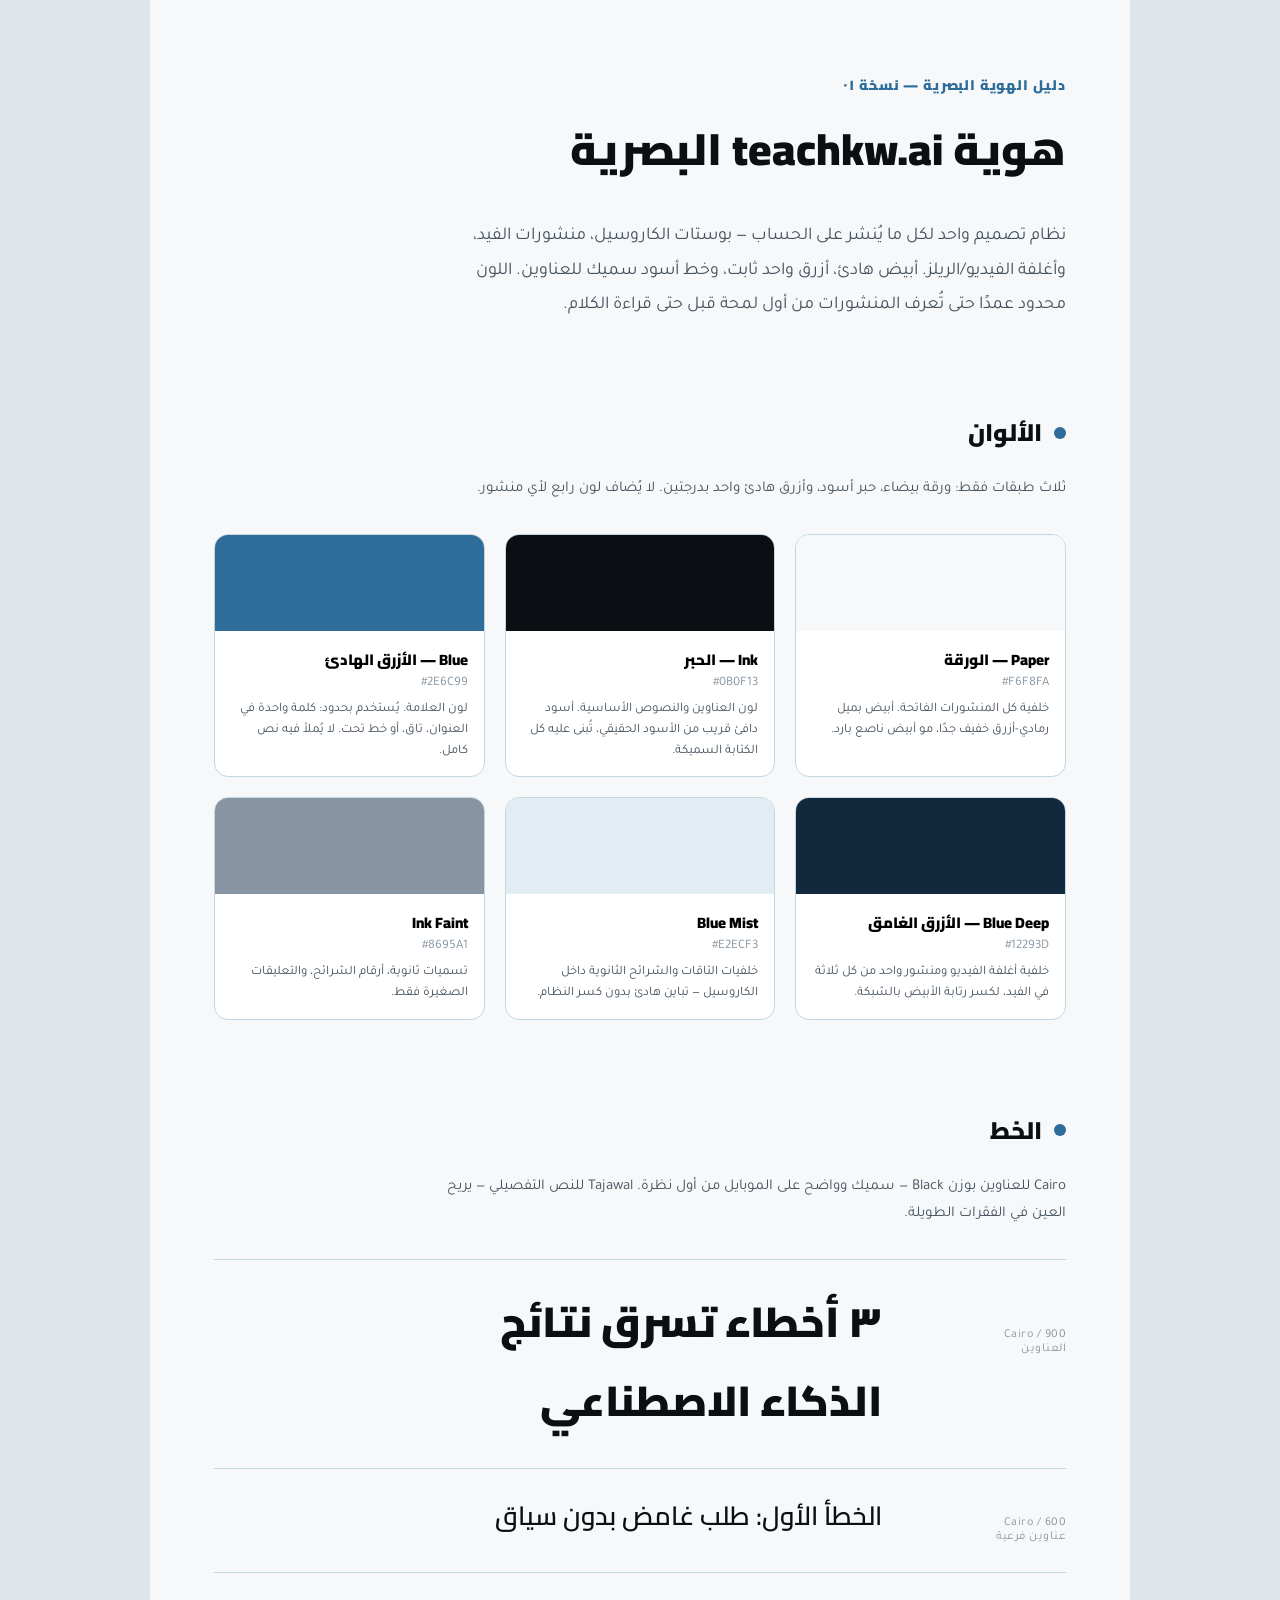
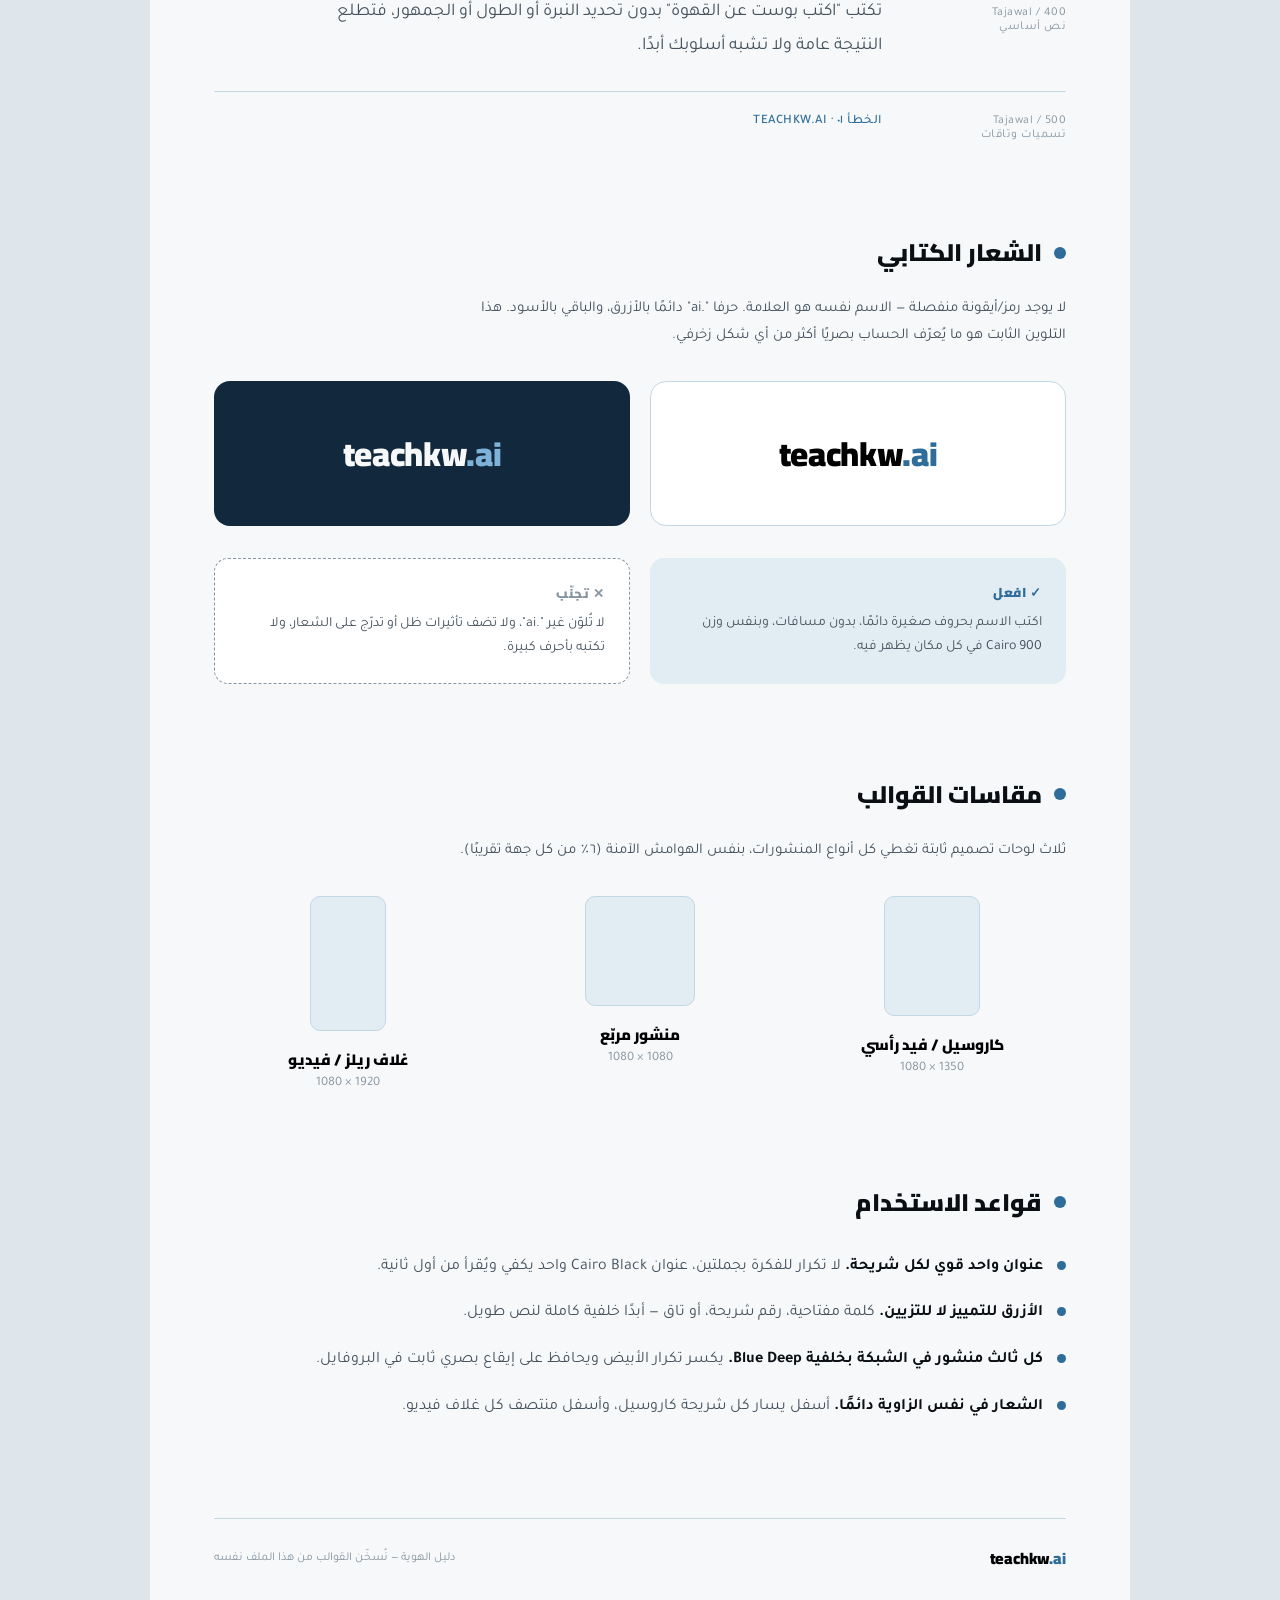
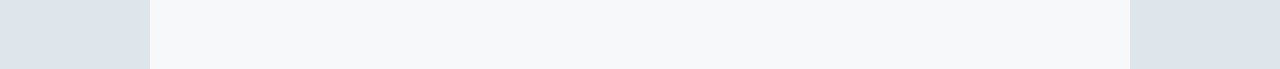
<file: design-system/brand-guidelines.html>
<!DOCTYPE html>
<html lang="ar" dir="rtl">
<head>
<meta charset="UTF-8">
<title>teachkw.ai — دليل الهوية البصرية</title>
<link rel="stylesheet" href="assets/fonts.css">
<link rel="stylesheet" href="assets/tokens.css">
<style>
  html, body { margin: 0; background: #DEE6EC; }
  .page {
    max-width: 980px;
    margin: 0 auto;
    background: var(--paper);
    padding: 72px 64px 96px;
  }
  .kicker {
    font-family: var(--f-display);
    font-weight: 700;
    font-size: 14px;
    letter-spacing: 0.06em;
    color: var(--blue);
    text-transform: uppercase;
  }
  h1.title {
    font-family: var(--f-display);
    font-weight: 900;
    font-size: 44px;
    color: var(--ink);
    margin-top: 10px;
    text-wrap: balance;
  }
  .lede {
    font-family: var(--f-body);
    font-size: 18px;
    line-height: 1.9;
    color: var(--ink-soft);
    max-width: 640px;
    margin-top: 14px;
  }
  section { margin-top: 88px; }
  h2.section-title {
    font-family: var(--f-display);
    font-weight: 900;
    font-size: 24px;
    color: var(--ink);
    display: flex;
    align-items: center;
    gap: 12px;
  }
  h2.section-title .tag-sq { width: 12px; height: 12px; }
  .section-sub {
    font-family: var(--f-body);
    font-size: 15px;
    color: var(--ink-soft);
    line-height: 1.8;
    margin-top: 8px;
    max-width: 620px;
  }

  /* palette */
  .swatch-grid {
    margin-top: 32px;
    display: grid;
    grid-template-columns: repeat(3, 1fr);
    gap: 20px;
  }
  .swatch {
    border: 1px solid var(--blue-line);
    border-radius: 14px;
    overflow: hidden;
    background: var(--paper-raised);
  }
  .swatch-fill { height: 96px; }
  .swatch-meta { padding: 14px 16px; }
  .swatch-name { font-family: var(--f-display); font-weight: 700; font-size: 15px; }
  .swatch-hex { font-family: var(--f-body); font-size: 13px; color: var(--ink-faint); direction: ltr; text-align: right; margin-top: 2px; }
  .swatch-use { font-family: var(--f-body); font-size: 13px; color: var(--ink-soft); margin-top: 8px; line-height: 1.6; }

  /* type specimen */
  .specimen { margin-top: 32px; display: flex; flex-direction: column; gap: 28px; }
  .specimen-row {
    border-top: 1px solid var(--blue-line);
    padding-top: 22px;
    display: grid;
    grid-template-columns: 160px 1fr;
    gap: 24px;
    align-items: baseline;
  }
  .specimen-label { font-family: var(--f-body); font-size: 12px; color: var(--ink-faint); direction: ltr; text-align: right; letter-spacing: 0.04em; }
  .spec-display-black { font-family: var(--f-display); font-weight: 900; font-size: 42px; color: var(--ink); text-wrap: balance; }
  .spec-display-semi { font-family: var(--f-display); font-weight: 600; font-size: 26px; color: var(--ink); }
  .spec-body { font-family: var(--f-body); font-weight: 400; font-size: 18px; color: var(--ink-soft); line-height: 1.9; max-width: 560px; }
  .spec-caption { font-family: var(--f-body); font-weight: 500; font-size: 13px; color: var(--blue); letter-spacing: 0.04em; }

  /* wordmark */
  .lockup-demo {
    margin-top: 32px;
    display: grid;
    grid-template-columns: 1fr 1fr;
    gap: 20px;
  }
  .lockup-card {
    border-radius: 16px;
    padding: 40px 32px;
    display: flex;
    align-items: center;
    justify-content: center;
  }
  .lockup-card.light { background: var(--paper-raised); border: 1px solid var(--blue-line); }
  .lockup-card.dark { background: var(--blue-deep); }
  .wordmark-lg { font-size: 34px; }

  /* rules list */
  .rules { margin-top: 28px; display: flex; flex-direction: column; gap: 18px; }
  .rule { display: flex; gap: 14px; align-items: flex-start; }
  .rule .tag-sq { width: 9px; height: 9px; margin-top: 8px; flex: none; }
  .rule-text { font-family: var(--f-body); font-size: 16px; color: var(--ink-soft); line-height: 1.8; }
  .rule-text b { color: var(--ink); font-weight: 700; }

  /* canvas sizes */
  .size-grid { margin-top: 32px; display: grid; grid-template-columns: repeat(3, 1fr); gap: 24px; }
  .size-card { text-align: center; }
  .size-shape { background: var(--blue-mist); border: 1px solid var(--blue-line); border-radius: 10px; margin: 0 auto; }
  .size-name { font-family: var(--f-display); font-weight: 700; font-size: 15px; margin-top: 14px; }
  .size-dim { font-family: var(--f-body); font-size: 13px; color: var(--ink-faint); direction: ltr; margin-top: 2px; }

  /* do / dont */
  .dd-grid { margin-top: 32px; display: grid; grid-template-columns: 1fr 1fr; gap: 20px; }
  .dd-card { border-radius: 14px; padding: 22px 24px; }
  .dd-card.do { background: var(--blue-mist); }
  .dd-card.dont { background: var(--paper-raised); border: 1px dashed var(--ink-faint); }
  .dd-label { font-family: var(--f-display); font-weight: 900; font-size: 13px; letter-spacing: 0.05em; }
  .dd-card.do .dd-label { color: var(--blue); }
  .dd-card.dont .dd-label { color: var(--ink-faint); }
  .dd-text { font-family: var(--f-body); font-size: 14px; color: var(--ink-soft); margin-top: 8px; line-height: 1.7; }

  footer.page-footer {
    margin-top: 96px;
    padding-top: 24px;
    border-top: 1px solid var(--blue-line);
    display: flex;
    justify-content: space-between;
    align-items: center;
  }
  .page-footer .wordmark { font-size: 16px; }
  .page-footer .meta { font-family: var(--f-body); font-size: 12px; color: var(--ink-faint); }
</style>
</head>
<body>
<div class="page">

  <div class="kicker">دليل الهوية البصرية — نسخة ٠١</div>
  <h1 class="title">هوية teachkw.ai البصرية</h1>
  <p class="lede">
    نظام تصميم واحد لكل ما يُنشر على الحساب — بوستات الكاروسيل، منشورات الفيد، وأغلفة الفيديو/الريلز.
    أبيض هادئ، أزرق واحد ثابت، وخط أسود سميك للعناوين. اللون محدود عمدًا حتى تُعرف المنشورات
    من أول لمحة قبل حتى قراءة الكلام.
  </p>

  <section>
    <h2 class="section-title"><span class="tag-sq"></span>الألوان</h2>
    <p class="section-sub">ثلاث طبقات فقط: ورقة بيضاء، حبر أسود، وأزرق هادئ واحد بدرجتين. لا يُضاف لون رابع لأي منشور.</p>
    <div class="swatch-grid">
      <div class="swatch">
        <div class="swatch-fill" style="background:var(--paper)"></div>
        <div class="swatch-meta">
          <div class="swatch-name">Paper — الورقة</div>
          <div class="swatch-hex">#F6F8FA</div>
          <div class="swatch-use">خلفية كل المنشورات الفاتحة. أبيض بميل رمادي-أزرق خفيف جدًا، مو أبيض ناصع بارد.</div>
        </div>
      </div>
      <div class="swatch">
        <div class="swatch-fill" style="background:var(--ink)"></div>
        <div class="swatch-meta">
          <div class="swatch-name">Ink — الحبر</div>
          <div class="swatch-hex">#0B0F13</div>
          <div class="swatch-use">لون العناوين والنصوص الأساسية. أسود دافئ قريب من الأسود الحقيقي، تُبنى عليه كل الكتابة السميكة.</div>
        </div>
      </div>
      <div class="swatch">
        <div class="swatch-fill" style="background:var(--blue)"></div>
        <div class="swatch-meta">
          <div class="swatch-name">Blue — الأزرق الهادئ</div>
          <div class="swatch-hex">#2E6C99</div>
          <div class="swatch-use">لون العلامة. يُستخدم بحدود: كلمة واحدة في العنوان، تاق، أو خط تحت. لا يُملأ فيه نص كامل.</div>
        </div>
      </div>
      <div class="swatch">
        <div class="swatch-fill" style="background:var(--blue-deep)"></div>
        <div class="swatch-meta">
          <div class="swatch-name">Blue Deep — الأزرق الغامق</div>
          <div class="swatch-hex">#12293D</div>
          <div class="swatch-use">خلفية أغلفة الفيديو ومنشور واحد من كل ثلاثة في الفيد، لكسر رتابة الأبيض بالشبكة.</div>
        </div>
      </div>
      <div class="swatch">
        <div class="swatch-fill" style="background:var(--blue-mist)"></div>
        <div class="swatch-meta">
          <div class="swatch-name">Blue Mist</div>
          <div class="swatch-hex">#E2ECF3</div>
          <div class="swatch-use">خلفيات التاقات والشرائح الثانوية داخل الكاروسيل — تباين هادئ بدون كسر النظام.</div>
        </div>
      </div>
      <div class="swatch">
        <div class="swatch-fill" style="background:var(--ink-faint)"></div>
        <div class="swatch-meta">
          <div class="swatch-name">Ink Faint</div>
          <div class="swatch-hex">#8695A1</div>
          <div class="swatch-use">تسميات ثانوية، أرقام الشرائح، والتعليقات الصغيرة فقط.</div>
        </div>
      </div>
    </div>
  </section>

  <section>
    <h2 class="section-title"><span class="tag-sq"></span>الخط</h2>
    <p class="section-sub">Cairo للعناوين بوزن Black — سميك وواضح على الموبايل من أول نظرة. Tajawal للنص التفصيلي — يريح العين في الفقرات الطويلة.</p>
    <div class="specimen">
      <div class="specimen-row">
        <div class="specimen-label">Cairo / 900<br>العناوين</div>
        <div class="spec-display-black">٣ أخطاء تسرق نتائج الذكاء الاصطناعي</div>
      </div>
      <div class="specimen-row">
        <div class="specimen-label">Cairo / 600<br>عناوين فرعية</div>
        <div class="spec-display-semi">الخطأ الأول: طلب غامض بدون سياق</div>
      </div>
      <div class="specimen-row">
        <div class="specimen-label">Tajawal / 400<br>نص أساسي</div>
        <div class="spec-body">تكتب "اكتب بوست عن القهوة" بدون تحديد النبرة أو الطول أو الجمهور، فتطلع النتيجة عامة ولا تشبه أسلوبك أبدًا.</div>
      </div>
      <div class="specimen-row">
        <div class="specimen-label">Tajawal / 500<br>تسميات وتاقات</div>
        <div class="spec-caption">الخطأ ٠١ · TEACHKW.AI</div>
      </div>
    </div>
  </section>

  <section>
    <h2 class="section-title"><span class="tag-sq"></span>الشعار الكتابي</h2>
    <p class="section-sub">لا يوجد رمز/أيقونة منفصلة — الاسم نفسه هو العلامة. حرفا ".ai" دائمًا بالأزرق، والباقي بالأسود. هذا التلوين الثابت هو ما يُعرّف الحساب بصريًا أكثر من أي شكل زخرفي.</p>
    <div class="lockup-demo">
      <div class="lockup-card light">
        <div class="wordmark wordmark-lg">teachkw<span class="dot-ai">.ai</span></div>
      </div>
      <div class="lockup-card dark">
        <div class="wordmark wordmark-lg on-dark">teachkw<span class="dot-ai">.ai</span></div>
      </div>
    </div>
    <div class="dd-grid">
      <div class="dd-card do">
        <div class="dd-label">✓ افعل</div>
        <div class="dd-text">اكتب الاسم بحروف صغيرة دائمًا، بدون مسافات، وبنفس وزن Cairo 900 في كل مكان يظهر فيه.</div>
      </div>
      <div class="dd-card dont">
        <div class="dd-label">✕ تجنّب</div>
        <div class="dd-text">لا تُلوّن غير ".ai"، ولا تضف تأثيرات ظل أو تدرّج على الشعار، ولا تكتبه بأحرف كبيرة.</div>
      </div>
    </div>
  </section>

  <section>
    <h2 class="section-title"><span class="tag-sq"></span>مقاسات القوالب</h2>
    <p class="section-sub">ثلاث لوحات تصميم ثابتة تغطي كل أنواع المنشورات، بنفس الهوامش الآمنة (٦٪ من كل جهة تقريبًا).</p>
    <div class="size-grid">
      <div class="size-card">
        <div class="size-shape" style="width:96px; height:120px;"></div>
        <div class="size-name">كاروسيل / فيد رأسي</div>
        <div class="size-dim">1080 × 1350</div>
      </div>
      <div class="size-card">
        <div class="size-shape" style="width:110px; height:110px;"></div>
        <div class="size-name">منشور مربّع</div>
        <div class="size-dim">1080 × 1080</div>
      </div>
      <div class="size-card">
        <div class="size-shape" style="width:76px; height:135px;"></div>
        <div class="size-name">غلاف ريلز / فيديو</div>
        <div class="size-dim">1080 × 1920</div>
      </div>
    </div>
  </section>

  <section>
    <h2 class="section-title"><span class="tag-sq"></span>قواعد الاستخدام</h2>
    <div class="rules">
      <div class="rule"><span class="tag-sq"></span><div class="rule-text"><b>عنوان واحد قوي لكل شريحة.</b> لا تكرار للفكرة بجملتين، عنوان Cairo Black واحد يكفي ويُقرأ من أول ثانية.</div></div>
      <div class="rule"><span class="tag-sq"></span><div class="rule-text"><b>الأزرق للتمييز لا للتزيين.</b> كلمة مفتاحية، رقم شريحة، أو تاق — أبدًا خلفية كاملة لنص طويل.</div></div>
      <div class="rule"><span class="tag-sq"></span><div class="rule-text"><b>كل ثالث منشور في الشبكة بخلفية Blue Deep.</b> يكسر تكرار الأبيض ويحافظ على إيقاع بصري ثابت في البروفايل.</div></div>
      <div class="rule"><span class="tag-sq"></span><div class="rule-text"><b>الشعار في نفس الزاوية دائمًا.</b> أسفل يسار كل شريحة كاروسيل، وأسفل منتصف كل غلاف فيديو.</div></div>
    </div>
  </section>

  <footer class="page-footer">
    <div class="wordmark">teachkw<span class="dot-ai">.ai</span></div>
    <div class="meta">دليل الهوية — نُسخّن القوالب من هذا الملف نفسه</div>
  </footer>

</div>
</body>
</html>
</file>
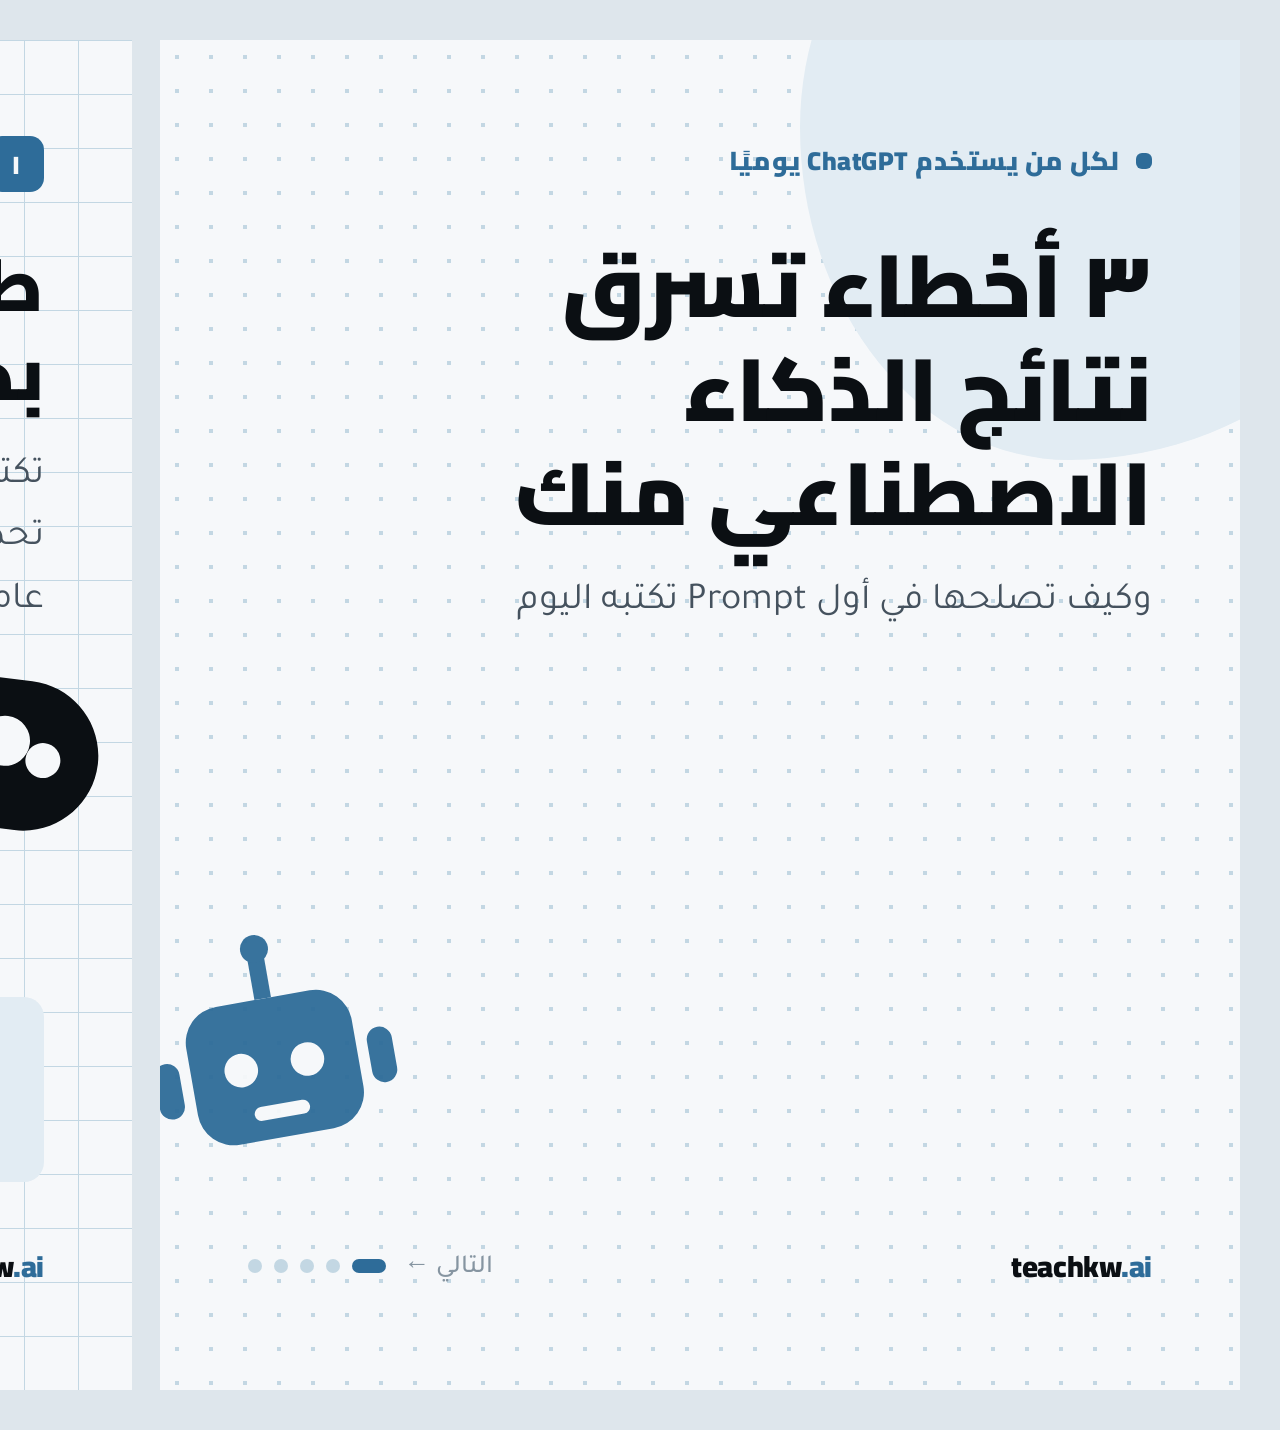
<file: design-system/carousel-prompt-mistakes.html>
<!DOCTYPE html>
<html lang="ar" dir="rtl">
<head>
<meta charset="UTF-8">
<title>teachkw.ai — كاروسيل: ٣ أخطاء تسرق نتائج الذكاء الاصطناعي</title>
<link rel="stylesheet" href="assets/fonts.css">
<link rel="stylesheet" href="assets/tokens.css">
<style>
  html, body { margin: 0; background: #DEE6EC; }
  .strip {
    display: flex;
    gap: 28px;
    padding: 40px;
    overflow-x: auto;
    align-items: flex-start;
  }
  .canvas.slide {
    width: 1080px;
    height: 1350px;
    flex: none;
    background-color: var(--paper);
  }
  .canvas.slide.dark { background-color: var(--blue-deep); }
  .canvas.slide .stage {
    height: 100%;
    padding: 96px 88px;
    display: flex;
    flex-direction: column;
  }

  .deco-icon { position: absolute; z-index: 0; }
  .deco-icon svg { filter: none; }

  .eyebrow-row { display: flex; align-items: center; gap: 16px; }
  .num-chip {
    width: 56px; height: 56px; border-radius: 14px;
    background: var(--blue);
    display: flex; align-items: center; justify-content: center;
    font-family: var(--f-display); font-weight: 900; font-size: 26px; color: var(--paper);
    flex: none;
  }
  .dark .num-chip { background: var(--paper); color: var(--blue-deep); }
  .eyebrow {
    font-family: var(--f-display); font-weight: 700; font-size: 26px;
    letter-spacing: 0.02em; color: var(--blue);
  }
  .dark .eyebrow { color: #8FC1E6; }

  .headline {
    font-family: var(--f-display); font-weight: 900;
    color: var(--ink); text-wrap: balance;
    margin-top: 48px;
  }
  .dark .headline { color: var(--paper); }
  .headline.xl { font-size: 88px; line-height: 1.18; max-width: 780px; }
  .headline.lg { font-size: 74px; line-height: 1.2; max-width: 640px; }

  .sub {
    font-family: var(--f-body); font-weight: 400; font-size: 38px; line-height: 1.65;
    color: var(--ink-soft); margin-top: 28px; max-width: 720px;
  }
  .dark .sub { color: #C9DCE9; }

  .fix-box {
    margin-top: auto;
    background: var(--blue-mist);
    border-radius: 20px 20px 20px 4px;
    padding: 40px 44px;
    display: flex;
    gap: 20px;
    align-items: flex-start;
    max-width: 720px;
  }
  .dark .fix-box { background: #1C3A52; }
  .fix-mark {
    font-family: var(--f-display); font-weight: 900; font-size: 32px; color: var(--blue);
    flex: none;
  }
  .dark .fix-mark { color: #8FC1E6; }
  .fix-text {
    font-family: var(--f-body); font-weight: 500; font-size: 34px; line-height: 1.55; color: var(--ink);
  }
  .dark .fix-text { color: var(--paper); }

  .spacer { flex: 1; }

  .foot-row {
    margin-top: 56px;
    display: flex; align-items: center; justify-content: space-between;
  }
  .dots { display: flex; gap: 12px; }
  .dot { width: 14px; height: 14px; border-radius: 50%; background: var(--blue-line); }
  .dark .dot { background: var(--blue-line-deep); }
  .dot.active { background: var(--blue); width: 34px; border-radius: 7px; }
  .dark .dot.active { background: var(--paper); }
  .next-tag { font-family: var(--f-body); font-weight: 500; font-size: 26px; color: var(--ink-faint); }
  .dark .next-tag { color: #7C93A3; }

  .cover-word { font-size: 30px; }
  .cta-word { font-size: 46px; text-align: center; }
</style>
</head>
<body>

<!-- icon symbol library, inlined so file:// use works everywhere -->
<svg style="display:none" aria-hidden="true">
<defs>
<symbol id="sym-thinker" viewBox="0 0 200 200">
  <circle cx="108" cy="52" r="26" fill="var(--ink)"/>
  <path d="M60 190 C58 140 70 108 108 108 C146 108 158 140 156 190 Z" fill="var(--ink)"/>
  <path d="M128 96 C140 88 148 74 146 60" stroke="var(--ink)" stroke-width="14" fill="none" stroke-linecap="round"/>
  <circle cx="146" cy="58" r="9" fill="var(--ink)"/>
  <path d="M40 190 C42 160 50 140 66 132" stroke="var(--ink)" stroke-width="16" fill="none" stroke-linecap="round"/>
  <path d="M176 190 C174 160 166 140 150 132" stroke="var(--ink)" stroke-width="16" fill="none" stroke-linecap="round"/>
</symbol>
<symbol id="sym-robot" viewBox="0 0 200 200">
  <rect x="40" y="70" width="120" height="100" rx="26" fill="var(--blue)"/>
  <circle cx="76" cy="118" r="12" fill="var(--paper)"/>
  <circle cx="124" cy="118" r="12" fill="var(--paper)"/>
  <rect x="80" y="146" width="40" height="10" rx="5" fill="var(--paper)"/>
  <rect x="94" y="40" width="12" height="30" fill="var(--blue)"/>
  <circle cx="100" cy="34" r="10" fill="var(--blue)"/>
  <rect x="14" y="104" width="18" height="40" rx="9" fill="var(--blue)"/>
  <rect x="168" y="104" width="18" height="40" rx="9" fill="var(--blue)"/>
</symbol>
<symbol id="sym-fog" viewBox="0 0 200 200">
  <path d="M20 90c0-33 27-60 60-60h40c33 0 60 27 60 60s-27 60-60 60H92l-30 26 4-30C36 138 20 116 20 90z" fill="var(--ink)"/>
  <circle cx="70" cy="88" r="16" fill="var(--paper)"/>
  <circle cx="104" cy="80" r="20" fill="var(--paper)"/>
  <circle cx="136" cy="92" r="14" fill="var(--paper)"/>
</symbol>
<symbol id="sym-signpost" viewBox="0 0 200 200">
  <rect x="94" y="60" width="12" height="130" rx="6" fill="var(--ink)"/>
  <path d="M106 70 h64 l-16 20 16 20 h-64 z" fill="var(--blue)"/>
  <path d="M94 100 h-60 l16 18 -16 18 h60 z" fill="var(--ink)"/>
  <path d="M106 40 h48 l-12 15 12 15 h-48 z" fill="var(--blue)"/>
</symbol>
<symbol id="sym-checklist" viewBox="0 0 200 200">
  <rect x="40" y="24" width="120" height="160" rx="14" fill="var(--ink)"/>
  <rect x="58" y="52" width="84" height="14" rx="7" fill="var(--paper)"/>
  <rect x="58" y="96" width="60" height="10" rx="5" fill="var(--blue)"/>
  <rect x="58" y="130" width="60" height="10" rx="5" fill="var(--blue)"/>
  <circle cx="146" cy="60" r="18" fill="var(--blue)"/>
  <path d="M138 60 l6 6 12 -12" stroke="var(--paper)" stroke-width="6" fill="none" stroke-linecap="round" stroke-linejoin="round"/>
  <circle cx="146" cy="102" r="10" fill="none" stroke="var(--ink)" stroke-width="4"/>
  <circle cx="146" cy="136" r="10" fill="none" stroke="var(--ink)" stroke-width="4"/>
</symbol>
<symbol id="sym-bell" viewBox="0 0 200 200">
  <path d="M100 30c-30 0-46 22-46 56v28l-16 26h124l-16-26v-28c0-34-16-56-46-56z" fill="var(--paper)"/>
  <circle cx="100" cy="164" r="16" fill="var(--paper)"/>
  <circle cx="100" cy="26" r="10" fill="var(--paper)"/>
</symbol>
</defs>
</svg>

<div class="strip">

  <!-- Slide 1 — cover -->
  <div class="canvas slide pat-dots">
    <div class="blob" style="width:640px;height:640px; top:-220px; right:-200px;"></div>
    <div class="deco-icon icon-auto" style="width:280px;height:280px; left:-30px; bottom:210px; transform:rotate(-10deg); opacity:0.95;">
      <svg><use href="#sym-robot"/></svg>
    </div>
    <div class="stage">
      <div class="eyebrow-row">
        <span class="tag-sq" style="width:16px;height:16px;"></span>
        <div class="eyebrow">لكل من يستخدم ChatGPT يوميًا</div>
      </div>
      <div class="headline xl">٣ أخطاء تسرق نتائج الذكاء الاصطناعي منك</div>
      <div class="sub">وكيف تصلحها في أول Prompt تكتبه اليوم</div>
      <div class="spacer"></div>
      <div class="foot-row">
        <div class="wordmark cover-word">teachkw<span class="dot-ai">.ai</span></div>
        <div style="display:flex; align-items:center; gap:18px;">
          <div class="next-tag">التالي ←</div>
          <div class="dots">
            <span class="dot active"></span><span class="dot"></span><span class="dot"></span><span class="dot"></span><span class="dot"></span>
          </div>
        </div>
      </div>
    </div>
  </div>

  <!-- Slide 2 — mistake 1 (light) -->
  <div class="canvas slide pat-grid">
    <div class="blob" style="width:420px;height:420px; top:-140px; left:-160px;"></div>
    <div class="deco-icon icon-auto" style="width:250px;height:250px; right:10px; top:600px; transform:rotate(7deg);">
      <svg><use href="#sym-fog"/></svg>
    </div>
    <div class="stage">
      <div class="eyebrow-row">
        <div class="num-chip">١</div>
        <div class="eyebrow">الخطأ الأول</div>
      </div>
      <div class="headline lg">طلب غامض بدون سياق</div>
      <div class="sub">تكتب: «اكتب لي بوست عن القهوة» — بدون تحديد النبرة، الطول، أو الجمهور. النتيجة تطلع عامة، وما تشبه أسلوبك أبدًا.</div>
      <div class="spacer"></div>
      <div class="fix-box">
        <div class="fix-mark">✓</div>
        <div class="fix-text">الحل: حدّد الدور، الجمهور، الطول، والنبرة داخل نفس الطلب.</div>
      </div>
      <div class="foot-row">
        <div class="wordmark cover-word">teachkw<span class="dot-ai">.ai</span></div>
        <div class="dots">
          <span class="dot"></span><span class="dot active"></span><span class="dot"></span><span class="dot"></span><span class="dot"></span>
        </div>
      </div>
    </div>
  </div>

  <!-- Slide 3 — mistake 2 (dark) -->
  <div class="canvas slide dark pat-dots">
    <div class="blob" style="width:460px;height:460px; bottom:-180px; right:-160px;"></div>
    <div class="deco-icon icon-auto" style="width:250px;height:250px; left:20px; top:600px; transform:rotate(-8deg);">
      <svg><use href="#sym-signpost"/></svg>
    </div>
    <div class="stage">
      <div class="eyebrow-row">
        <div class="num-chip">٢</div>
        <div class="eyebrow">الخطأ الثاني</div>
      </div>
      <div class="headline lg">تجاهل الهدف من المحتوى</div>
      <div class="sub">الذكاء الاصطناعي ما يعرف إذا كنت تبي تبيع، تشرح، أو تسلّي — إلا إذا قلت له صراحة من البداية.</div>
      <div class="spacer"></div>
      <div class="fix-box">
        <div class="fix-mark">✓</div>
        <div class="fix-text">الحل: ابدأ كل طلب بجملة تحدد الهدف: بيع، تعليم، أو تفاعل.</div>
      </div>
      <div class="foot-row">
        <div class="wordmark cover-word on-dark">teachkw<span class="dot-ai">.ai</span></div>
        <div class="dots">
          <span class="dot"></span><span class="dot"></span><span class="dot active"></span><span class="dot"></span><span class="dot"></span>
        </div>
      </div>
    </div>
  </div>

  <!-- Slide 4 — mistake 3 (light) -->
  <div class="canvas slide pat-grid">
    <div class="blob" style="width:420px;height:420px; top:-160px; right:-180px;"></div>
    <div class="deco-icon icon-auto" style="width:230px;height:230px; right:16px; top:610px; transform:rotate(6deg);">
      <svg><use href="#sym-checklist"/></svg>
    </div>
    <div class="stage">
      <div class="eyebrow-row">
        <div class="num-chip">٣</div>
        <div class="eyebrow">الخطأ الثالث</div>
      </div>
      <div class="headline lg">الاكتفاء بأول نتيجة</div>
      <div class="sub">أول إجابة نادرًا ما تكون الأفضل. أغلب المحترفين يعدّلون على الناتج مرتين أو ثلاث قبل ما يستخدمونه.</div>
      <div class="spacer"></div>
      <div class="fix-box">
        <div class="fix-mark">✓</div>
        <div class="fix-text">الحل: اطلب "اختصرها"، "غيّر النبرة"، أو "أعطني نسخة ثانية" قبل ما توقف.</div>
      </div>
      <div class="foot-row">
        <div class="wordmark cover-word">teachkw<span class="dot-ai">.ai</span></div>
        <div class="dots">
          <span class="dot"></span><span class="dot"></span><span class="dot"></span><span class="dot active"></span><span class="dot"></span>
        </div>
      </div>
    </div>
  </div>

  <!-- Slide 5 — CTA (dark) -->
  <div class="canvas slide dark pat-dots" style="text-align:center;">
    <div class="blob" style="width:700px;height:700px; top:50%; left:50%; transform:translate(-50%,-58%);"></div>
    <div class="stage" style="align-items:center;">
      <div class="spacer"></div>
      <div class="deco-icon icon-auto" style="position:static; width:160px; height:160px; margin:0 auto;">
        <svg><use href="#sym-bell"/></svg>
      </div>
      <div class="headline lg" style="margin-top:36px; max-width:820px;">جرّب هالثلاث تعديلات بأول Prompt تكتبه اليوم</div>
      <div class="sub" style="text-align:center; max-width:760px;">تابعني لمزيد من نصائح الذكاء الاصطناعي بالعربي</div>
      <div class="spacer"></div>
      <div class="wordmark cta-word on-dark">teachkw<span class="dot-ai">.ai</span></div>
      <div class="foot-row" style="width:100%; margin-top:36px;">
        <div class="next-tag" style="margin:0 auto;">شارك المنشور مع صديق يستخدم ChatGPT</div>
      </div>
    </div>
  </div>

</div>
</body>
</html>
</file>
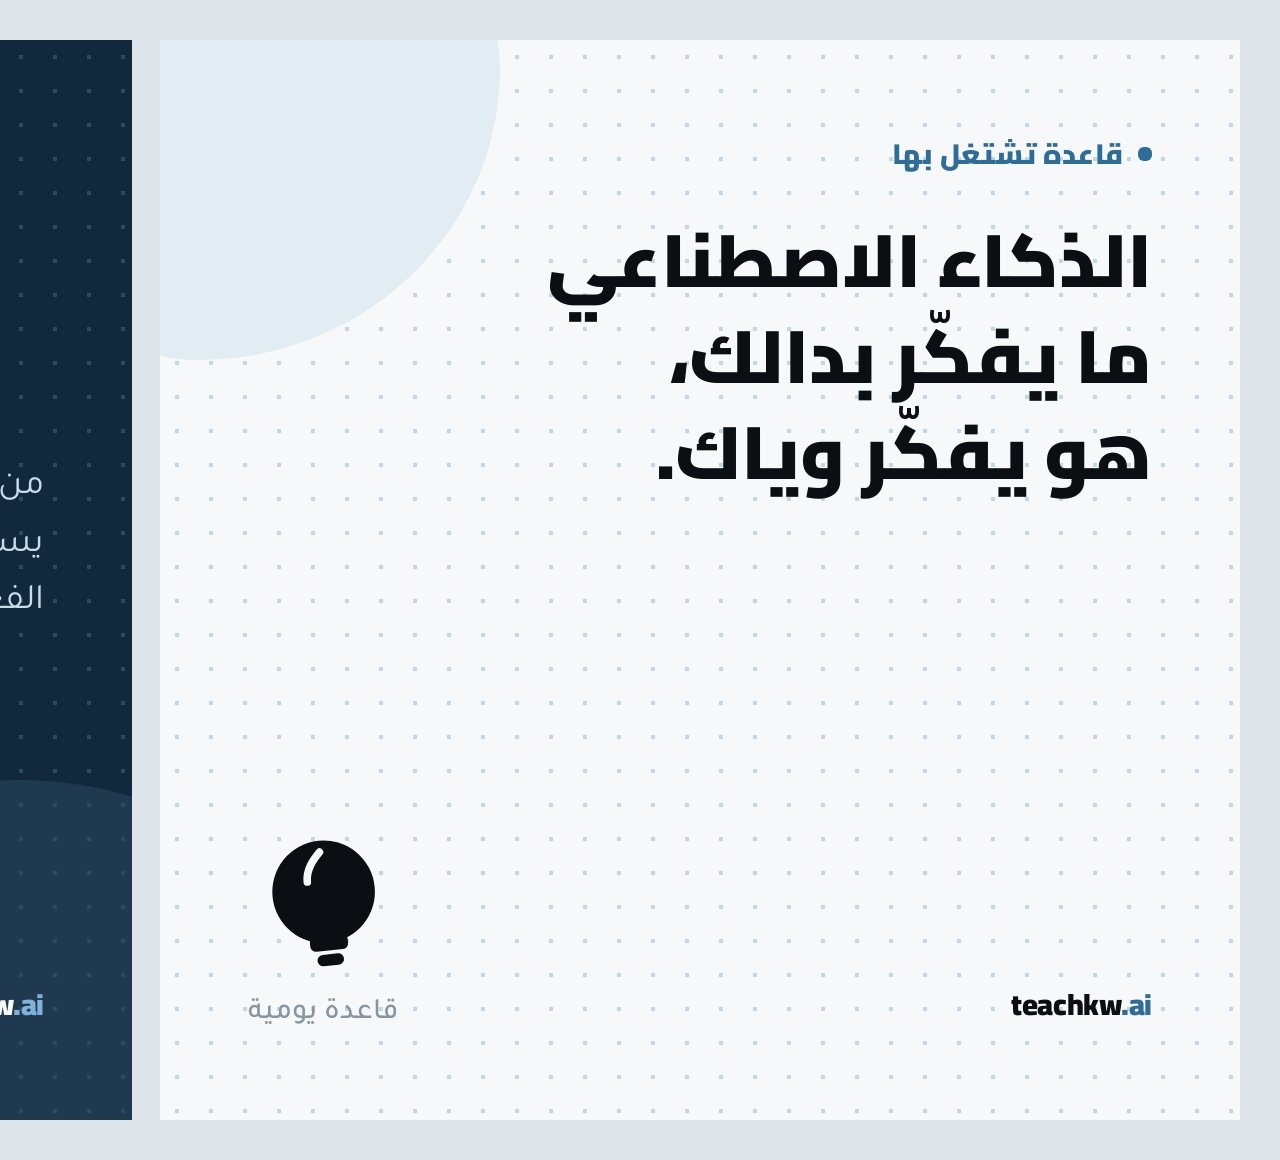
<file: design-system/feed-posts.html>
<!DOCTYPE html>
<html lang="ar" dir="rtl">
<head>
<meta charset="UTF-8">
<title>teachkw.ai — منشورات الفيد المربّعة</title>
<link rel="stylesheet" href="assets/fonts.css">
<link rel="stylesheet" href="assets/tokens.css">
<style>
  html, body { margin: 0; background: #DEE6EC; }
  .strip { display: flex; gap: 28px; padding: 40px; overflow-x: auto; align-items: flex-start; }
  .canvas.post {
    width: 1080px; height: 1080px; flex: none;
    background-color: var(--paper);
  }
  .canvas.post.dark { background-color: var(--blue-deep); }
  .canvas.post .stage {
    height: 100%;
    padding: 88px;
    display: flex; flex-direction: column;
  }

  .deco-icon { position: absolute; z-index: 0; }

  .eyebrow { font-family: var(--f-display); font-weight: 700; font-size: 28px; color: var(--blue); letter-spacing: 0.02em; display:flex; align-items:center; gap:14px; }
  .dark .eyebrow { color: #8FC1E6; }

  /* --- quote card --- */
  .quote-text { font-family: var(--f-display); font-weight: 900; font-size: 74px; line-height: 1.3; color: var(--ink); text-wrap: balance; margin-top: 32px; max-width: 760px; }
  .quote-attr { font-family: var(--f-body); font-weight: 500; font-size: 30px; color: var(--ink-faint); margin-top: 20px; }

  /* --- stat card --- */
  .stat-number { font-family: var(--f-display); font-weight: 900; font-size: 240px; color: var(--paper); line-height: 1; direction: ltr; margin-top: 20px; }
  .stat-text { font-family: var(--f-body); font-weight: 400; font-size: 36px; line-height: 1.6; color: #C9DCE9; max-width: 640px; margin-top: 20px; }
  .stat-tag { font-family: var(--f-body); font-weight: 500; font-size: 26px; color: #7C93A3; margin-top: 8px; }

  /* --- tool spotlight --- */
  .tool-name { font-family: var(--f-display); font-weight: 900; font-size: 80px; color: var(--ink); margin-top: 28px; direction: ltr; text-align: right; }
  .tool-desc { font-family: var(--f-body); font-weight: 400; font-size: 36px; line-height: 1.6; color: var(--ink-soft); max-width: 700px; margin-top: 18px; }
  .tool-chip { margin-top: 24px; display: inline-flex; align-self: flex-start; background: var(--blue-mist); border-radius: 999px; padding: 14px 28px; font-family: var(--f-body); font-weight: 500; font-size: 28px; color: var(--blue); }

  .spacer { flex: 1; }
  .foot-row { margin-top: 40px; display: flex; align-items: center; justify-content: space-between; }
  .wordmark.sz { font-size: 30px; }
</style>
</head>
<body>

<svg style="display:none" aria-hidden="true">
<defs>
<symbol id="sym-idea" viewBox="0 0 200 200">
  <circle cx="100" cy="86" r="54" fill="var(--ink)"/>
  <rect x="80" y="132" width="40" height="16" rx="6" fill="var(--ink)"/>
  <rect x="86" y="152" width="28" height="12" rx="6" fill="var(--ink)"/>
  <path d="M84 74c0-14 10-24 16-30" stroke="var(--paper)" stroke-width="8" fill="none" stroke-linecap="round"/>
</symbol>
<symbol id="sym-chart" viewBox="0 0 200 200">
  <rect x="30" y="120" width="30" height="60" rx="6" fill="var(--blue)"/>
  <rect x="85" y="90" width="30" height="90" rx="6" fill="var(--ink)"/>
  <rect x="140" y="50" width="30" height="130" rx="6" fill="var(--blue)"/>
  <path d="M30 96 L85 66 L140 40" stroke="var(--ink)" stroke-width="8" fill="none" stroke-linecap="round" stroke-linejoin="round"/>
  <circle cx="140" cy="40" r="10" fill="var(--ink)"/>
</symbol>
<symbol id="sym-search" viewBox="0 0 200 200">
  <circle cx="60" cy="80" r="8" fill="var(--blue)"/>
  <circle cx="100" cy="60" r="8" fill="var(--blue)"/>
  <circle cx="130" cy="90" r="8" fill="var(--blue)"/>
  <circle cx="70" cy="120" r="8" fill="var(--blue)"/>
  <line x1="60" y1="80" x2="100" y2="60" stroke="var(--blue)" stroke-width="4"/>
  <line x1="100" y1="60" x2="130" y2="90" stroke="var(--blue)" stroke-width="4"/>
  <line x1="60" y1="80" x2="70" y2="120" stroke="var(--blue)" stroke-width="4"/>
  <line x1="70" y1="120" x2="130" y2="90" stroke="var(--blue)" stroke-width="4"/>
  <circle cx="118" cy="128" r="38" fill="none" stroke="var(--ink)" stroke-width="14"/>
  <line x1="146" y1="156" x2="176" y2="186" stroke="var(--ink)" stroke-width="16" stroke-linecap="round"/>
</symbol>
</defs>
</svg>

<div class="strip">

  <!-- Post A — quote -->
  <div class="canvas post pat-dots">
    <div class="blob" style="width:520px;height:520px; top:-200px; left:-180px;"></div>
    <div class="deco-icon icon-auto" style="width:190px;height:190px; left:70px; bottom:120px; transform:rotate(-6deg);">
      <svg><use href="#sym-idea"/></svg>
    </div>
    <div class="stage">
      <div class="eyebrow"><span class="tag-sq" style="width:14px;height:14px;"></span>قاعدة تشتغل بها</div>
      <div class="quote-text">الذكاء الاصطناعي ما يفكّر بدالك، هو يفكّر وياك.</div>
      <div class="spacer"></div>
      <div class="foot-row">
        <div class="wordmark sz">teachkw<span class="dot-ai">.ai</span></div>
        <div class="quote-attr">قاعدة يومية</div>
      </div>
    </div>
  </div>

  <!-- Post B — stat -->
  <div class="canvas post dark pat-dots">
    <div class="blob" style="width:560px;height:560px; bottom:-220px; right:-200px;"></div>
    <div class="deco-icon icon-auto" style="width:180px;height:180px; left:70px; top:660px; transform:rotate(-4deg);">
      <svg><use href="#sym-chart"/></svg>
    </div>
    <div class="stage">
      <div class="eyebrow" style="justify-content:flex-end;">إحصائية اليوم</div>
      <div class="stat-number" style="text-align:left; direction:ltr;">70%</div>
      <div class="stat-text" style="margin-right:0; margin-left:auto; text-align:right;">من مستخدمي الذكاء الاصطناعي يستخدمون أقل من ١٠٪ فقط من قدراته الفعلية.</div>
      <div class="spacer"></div>
      <div class="foot-row">
        <div class="wordmark sz on-dark">teachkw<span class="dot-ai">.ai</span></div>
        <div class="stat-tag">المصدر: تحليل استخدام داخلي</div>
      </div>
    </div>
  </div>

  <!-- Post C — tool spotlight -->
  <div class="canvas post pat-grid">
    <div class="blob" style="width:480px;height:480px; top:-180px; right:-160px;"></div>
    <div class="deco-icon icon-auto" style="width:200px;height:200px; left:64px; top:340px; transform:rotate(5deg);">
      <svg><use href="#sym-search"/></svg>
    </div>
    <div class="stage">
      <div class="eyebrow"><span class="tag-sq" style="width:14px;height:14px;"></span>أداة اليوم</div>
      <div class="tool-name">Perplexity</div>
      <div class="tool-desc">أفضل من محرك بحث عادي لما تحتاج إجابة بمصادر ومراجع محدّثة، مو بس نص جاهز.</div>
      <div class="tool-chip">بديل ذكي لعمليات البحث اليومية</div>
      <div class="spacer"></div>
      <div class="foot-row">
        <div class="wordmark sz">teachkw<span class="dot-ai">.ai</span></div>
      </div>
    </div>
  </div>

</div>
</body>
</html>
</file>
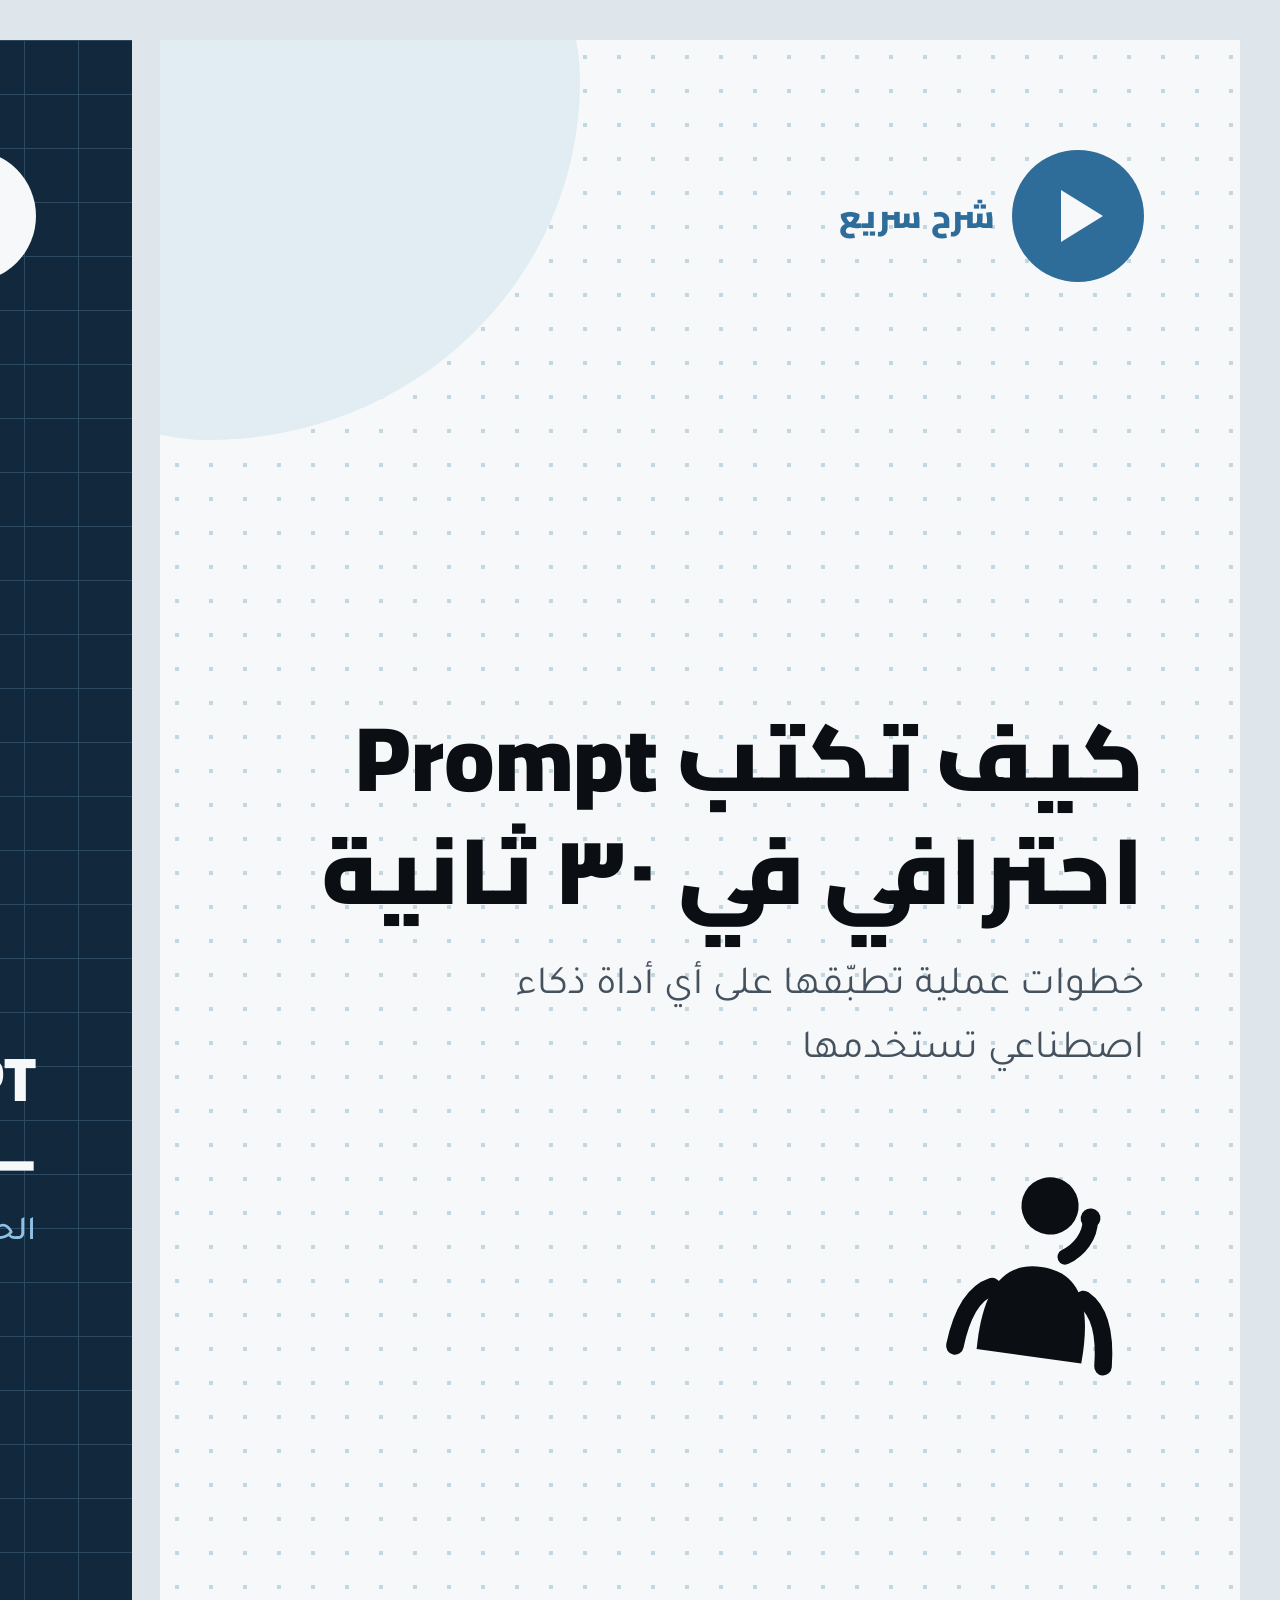
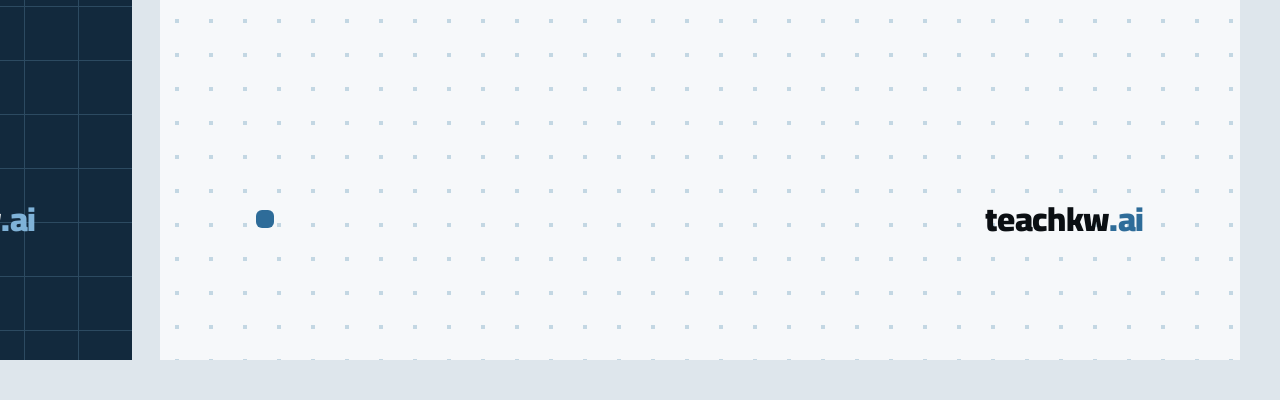
<file: design-system/reel-covers.html>
<!DOCTYPE html>
<html lang="ar" dir="rtl">
<head>
<meta charset="UTF-8">
<title>teachkw.ai — أغلفة الريلز والفيديو</title>
<link rel="stylesheet" href="assets/fonts.css">
<link rel="stylesheet" href="assets/tokens.css">
<style>
  html, body { margin: 0; background: #DEE6EC; }
  .strip { display: flex; gap: 28px; padding: 40px; overflow-x: auto; align-items: flex-start; }
  .canvas.cover {
    width: 1080px; height: 1920px; flex: none;
    background-color: var(--paper);
  }
  .canvas.cover.dark { background-color: var(--blue-deep); }
  .canvas.cover .stage {
    height: 100%;
    padding: 110px 96px;
    display: flex; flex-direction: column;
  }

  .deco-icon { position: absolute; z-index: 0; }

  .eyebrow-row { display: flex; align-items: center; gap: 16px; }
  .eyebrow { font-family: var(--f-display); font-weight: 700; font-size: 32px; color: var(--blue); letter-spacing: 0.02em; }
  .dark .eyebrow { color: #8FC1E6; }

  .play-btn {
    width: 132px; height: 132px; border-radius: 50%;
    background: var(--blue); flex: none;
    display: flex; align-items: center; justify-content: center;
  }
  .play-btn::before {
    content: ""; display: block; width: 0; height: 0;
    border-top: 26px solid transparent; border-bottom: 26px solid transparent;
    border-left: 42px solid var(--paper);
    margin-left: 8px;
  }
  .play-btn.alt { background: var(--paper); }
  .play-btn.alt::before { border-left-color: var(--blue-deep); }

  .cover-headline { font-family: var(--f-display); font-weight: 900; font-size: 92px; line-height: 1.22; color: var(--ink); text-wrap: balance; }
  .dark .cover-headline { color: var(--paper); }

  .cover-sub { font-family: var(--f-body); font-weight: 400; font-size: 40px; line-height: 1.6; color: var(--ink-soft); margin-top: 28px; max-width: 780px; }
  .dark .cover-sub { color: #C9DCE9; }

  .episode-num { font-family: var(--f-display); font-weight: 900; font-size: 200px; color: var(--paper); line-height: 1; direction: ltr; }
  .episode-title { font-family: var(--f-display); font-weight: 900; font-size: 62px; color: var(--paper); margin-top: 24px; line-height: 1.3; text-wrap: balance; max-width: 760px; }
  .series-line { font-family: var(--f-body); font-weight: 500; font-size: 34px; color: #8FC1E6; margin-top: 14px; }

  .fact-text { font-family: var(--f-display); font-weight: 900; font-size: 76px; line-height: 1.3; color: var(--ink); text-wrap: balance; max-width: 800px; }
  .fact-sub { font-family: var(--f-body); font-weight: 400; font-size: 36px; line-height: 1.65; color: var(--ink-soft); margin-top: 24px; max-width: 760px; }

  .spacer { flex: 1; }
  .foot-row { display: flex; align-items: center; justify-content: space-between; }
  .wordmark.sz { font-size: 34px; }
</style>
</head>
<body>

<svg style="display:none" aria-hidden="true">
<defs>
<symbol id="sym-thinker" viewBox="0 0 200 200">
  <circle cx="108" cy="52" r="26" fill="var(--ink)"/>
  <path d="M60 190 C58 140 70 108 108 108 C146 108 158 140 156 190 Z" fill="var(--ink)"/>
  <path d="M128 96 C140 88 148 74 146 60" stroke="var(--ink)" stroke-width="14" fill="none" stroke-linecap="round"/>
  <circle cx="146" cy="58" r="9" fill="var(--ink)"/>
  <path d="M40 190 C42 160 50 140 66 132" stroke="var(--ink)" stroke-width="16" fill="none" stroke-linecap="round"/>
  <path d="M176 190 C174 160 166 140 150 132" stroke="var(--ink)" stroke-width="16" fill="none" stroke-linecap="round"/>
</symbol>
<symbol id="sym-vs" viewBox="0 0 200 200">
  <path d="M0 30h100c11 0 20 9 20 20v30c0 11-9 20-20 20H30l-22 20 4-20H0c-11 0-20-9-20-20V50c0-11 9-20 20-20z" fill="var(--ink)" transform="translate(20,10)"/>
  <path d="M90 100h100c11 0 20 9 20 20v30c0 11-9 20-20 20H132l-22 20 4-20H90c-11 0-20-9-20-20v-30c0-11 9-20 20-20z" fill="var(--blue)" transform="translate(-10,0)"/>
</symbol>
<symbol id="sym-idea" viewBox="0 0 200 200">
  <circle cx="100" cy="86" r="54" fill="var(--ink)"/>
  <rect x="80" y="132" width="40" height="16" rx="6" fill="var(--ink)"/>
  <rect x="86" y="152" width="28" height="12" rx="6" fill="var(--ink)"/>
  <path d="M84 74c0-14 10-24 16-30" stroke="var(--paper)" stroke-width="8" fill="none" stroke-linecap="round"/>
</symbol>
</defs>
</svg>

<div class="strip">

  <!-- Cover 1 — how-to title -->
  <div class="canvas cover pat-dots">
    <div class="blob" style="width:640px;height:640px; top:-240px; left:-220px;"></div>
    <div class="stage">
      <div class="eyebrow-row">
        <div class="play-btn"></div>
        <div class="eyebrow">شرح سريع</div>
      </div>
      <div class="spacer"></div>
      <div class="cover-headline">كيف تكتب Prompt احترافي في ٣٠ ثانية</div>
      <div class="cover-sub">خطوات عملية تطبّقها على أي أداة ذكاء اصطناعي تستخدمها</div>
      <div class="deco-icon icon-auto" style="position:static; width:220px;height:220px; margin-top:64px; transform:rotate(8deg);">
        <svg><use href="#sym-thinker"/></svg>
      </div>
      <div class="spacer"></div>
      <div class="foot-row">
        <div class="wordmark sz">teachkw<span class="dot-ai">.ai</span></div>
        <span class="tag-sq" style="width:18px;height:18px;"></span>
      </div>
    </div>
  </div>

  <!-- Cover 2 — series / episode -->
  <div class="canvas cover dark pat-grid">
    <div class="blob" style="width:600px;height:600px; bottom:-200px; left:-200px;"></div>
    <div class="deco-icon icon-auto" style="width:260px;height:260px; left:60px; top:900px; transform:rotate(-6deg);">
      <svg><use href="#sym-vs"/></svg>
    </div>
    <div class="stage">
      <div class="eyebrow-row">
        <div class="play-btn alt"></div>
        <div class="eyebrow">سلسلة: أدوات الذكاء الاصطناعي</div>
      </div>
      <div class="spacer"></div>
      <div class="episode-num">01</div>
      <div class="episode-title">ChatGPT مقابل Claude — أيهم تستخدم؟</div>
      <div class="series-line">الحلقة الأولى من ٦ حلقات</div>
      <div class="spacer"></div>
      <div class="foot-row">
        <div class="wordmark sz on-dark">teachkw<span class="dot-ai">.ai</span></div>
        <span class="tag-sq" style="width:18px;height:18px; background:var(--paper);"></span>
      </div>
    </div>
  </div>

  <!-- Cover 3 — did you know -->
  <div class="canvas cover pat-dots">
    <div class="blob" style="width:600px;height:600px; top:-220px; right:-200px;"></div>
    <div class="stage">
      <div class="eyebrow-row">
        <div class="play-btn"></div>
        <div class="eyebrow">هل تعرف؟</div>
      </div>
      <div class="spacer"></div>
      <div class="fact-text">فيه فرق بين أنك تسأل الذكاء الاصطناعي وبين أنك تحاوره</div>
      <div class="fact-sub">أكثر تحسّن بجودة الإجابات ما يجي من أداة أقوى، يجي من طريقة سؤال أوضح.</div>
      <div class="deco-icon icon-auto" style="position:static; width:190px;height:190px; margin-top:56px; transform:rotate(-5deg);">
        <svg><use href="#sym-idea"/></svg>
      </div>
      <div class="spacer"></div>
      <div class="foot-row">
        <div class="wordmark sz">teachkw<span class="dot-ai">.ai</span></div>
        <span class="tag-sq" style="width:18px;height:18px;"></span>
      </div>
    </div>
  </div>

</div>
</body>
</html>
</file>
<file: design-system/assets/fonts.css>
@font-face{font-family:"Cairo";font-style:normal;font-weight:400;font-display:swap;src:url([data-uri]) format("woff");}
@font-face{font-family:"Cairo";font-style:normal;font-weight:600;font-display:swap;src:url([data-uri]) format("woff");}
@font-face{font-family:"Cairo";font-style:normal;font-weight:900;font-display:swap;src:url([data-uri]) format("woff");}
@font-face{font-family:"Tajawal";font-style:normal;font-weight:400;font-display:swap;src:url([data-uri]) format("woff");}
@font-face{font-family:"Tajawal";font-style:normal;font-weight:500;font-display:swap;src:url([data-uri]) format("woff");}
@font-face{font-family:"Tajawal";font-style:normal;font-weight:700;font-display:swap;src:url([data-uri]) format("woff");}
</file>
<file: design-system/assets/tokens.css>
/* ============================================================
   teachkw.ai — design tokens
   Palette: warm-white paper, calm steel blue, near-black ink.
   Two colors + ink, used with discipline across every asset.
   ============================================================ */

:root {
  /* paper */
  --paper: #F6F8FA;        /* page ground: white with a whisper of blue-grey */
  --paper-raised: #FFFFFF; /* cards / raised surfaces sitting on --paper */

  /* ink */
  --ink: #0B0F13;          /* near-black, cool bias — display type, headlines */
  --ink-soft: #45525E;     /* body copy, secondary text */
  --ink-faint: #8695A1;    /* captions, meta, placeholders */

  /* calm blue */
  --blue: #2E6C99;         /* primary accent — links, marks, tags */
  --blue-deep: #12293D;    /* dark panels, cover backgrounds, contrast slides */
  --blue-mist: #E2ECF3;    /* soft tint — chips, section backgrounds */
  --blue-line: #C3D7E3;    /* hairlines, borders on paper */
  --blue-line-deep: #2C4A61; /* hairlines on --blue-deep panels */

  /* type */
  --f-display: "Cairo", "Segoe UI", Tahoma, Arial, sans-serif;
  --f-body: "Tajawal", "Segoe UI", Tahoma, Arial, sans-serif;
}

* { box-sizing: border-box; }

.canvas {
  font-family: var(--f-body);
  color: var(--ink);
  direction: rtl;
  overflow: hidden;
  position: relative;
}

.canvas p, .canvas h1, .canvas h2, .canvas h3, .canvas span { margin: 0; padding: 0; }

/* recurring brand device: a solid blue square tag — used as bullets,
   corner tabs, slide-number chips. Stands in for a literal logo icon. */
.tag-sq {
  display: inline-block;
  background: var(--blue);
  border-radius: 6px;
}

.wordmark {
  font-family: var(--f-display);
  font-weight: 900;
  letter-spacing: -0.01em;
  white-space: nowrap;
  direction: ltr;
  unicode-bidi: bidi-override;
}
.wordmark .dot-ai { color: var(--blue); }
.wordmark.on-dark { color: var(--paper); }
.wordmark.on-dark .dot-ai { color: #7FB2D8; }

/* ---- illustration icons: colors follow the tokens automatically ---- */
.icon-auto svg { width: 100%; height: 100%; display: block; }
.dark .icon-auto { --ink: #F6F8FA; --paper: #12293D; --blue: #7FB2D8; }

/* ---- background patterns / decoration ---- */
.pat-dots {
  background-image: radial-gradient(var(--blue-line) 2.5px, transparent 2.5px);
  background-size: 34px 34px;
}
.dark.pat-dots {
  background-image: radial-gradient(var(--blue-line-deep) 2.5px, transparent 2.5px);
}
.pat-grid {
  background-image:
    linear-gradient(var(--blue-line) 1px, transparent 1px),
    linear-gradient(90deg, var(--blue-line) 1px, transparent 1px);
  background-size: 54px 54px;
}
.dark.pat-grid {
  background-image:
    linear-gradient(var(--blue-line-deep) 1px, transparent 1px),
    linear-gradient(90deg, var(--blue-line-deep) 1px, transparent 1px);
}

.blob {
  position: absolute;
  border-radius: 44% 56% 58% 42% / 48% 44% 56% 52%;
  background: var(--blue-mist);
  z-index: 0;
}
.dark .blob { background: var(--blue-line-deep); opacity: 0.5; }

.ghost-num {
  position: absolute;
  font-family: var(--f-display);
  font-weight: 900;
  color: var(--blue-mist);
  line-height: 1;
  z-index: 0;
  user-select: none;
}
.dark .ghost-num { color: var(--blue-line-deep); }

.stage { position: relative; z-index: 1; }
</file>
